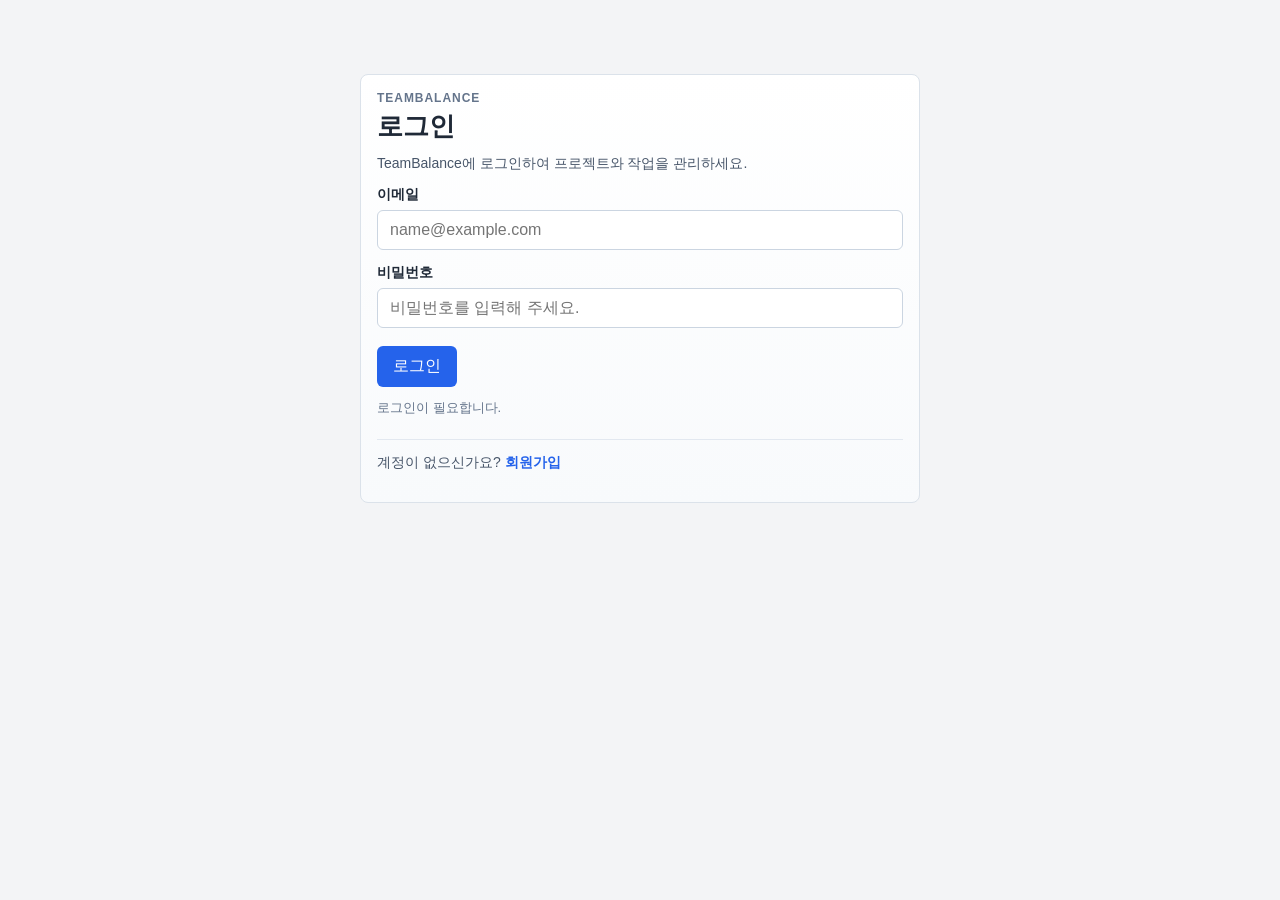
<file: frontend/index.html>
﻿<!DOCTYPE html>
<html lang="ko">
  <head>
    <meta charset="UTF-8" />
    <meta name="viewport" content="width=device-width, initial-scale=1.0" />
    <title>Task Workspace</title>
    <link rel="stylesheet" href="./styles.css" />
    <style>
      .workspace-context-panel{display:grid;gap:14px;margin-top:16px}.workspace-context-fields{display:grid;grid-template-columns:repeat(3,minmax(0,1fr));gap:12px}.workspace-summary-band{padding:12px 14px;border:1px solid #dbe2ea;border-radius:8px;background:#fff}.workspace-summary-band .context-summary{margin-top:4px}.workspace-flow{display:grid;gap:16px}.workspace-zone-label{margin:0 0 4px;font-size:12px;font-weight:700;letter-spacing:0;text-transform:uppercase;color:#64748b}.view-tabs{display:flex;flex-wrap:wrap;gap:6px;padding:4px;border:1px solid #cbd5e1;border-radius:8px;background:#fff}.view-tab{flex:1 1 auto;padding:8px 10px;border:1px solid transparent;background:#f8fafc;color:#475569}.view-tab.is-active{border-color:#2563eb;background:#2563eb;color:#fff}.task-create-main{grid-column:1/-1;display:grid;grid-template-columns:repeat(2,minmax(0,1fr));gap:12px}.task-assignee-picker{display:grid;gap:10px;padding:12px;border:1px solid #dbe2ea;border-radius:8px;background:#f8fafc}.assignee-selected-row,.assignee-result-row{display:flex;justify-content:space-between;align-items:center;gap:10px;padding:10px 12px;border:1px solid #dbe2ea;border-radius:8px;background:#fff;color:#0f172a;text-align:left}.assignee-selected-row small,.assignee-result-row small{display:block;margin-top:4px;color:#64748b;font-size:12px}.assignee-result-row{width:100%;margin-top:8px}.assignee-selected-row button{border:1px solid #cbd5e1;background:#fff;color:#0f172a}.task-create-launch{border-color:#dbe2ea;background:#fff}.task-create-launch .section-head{margin-bottom:0}.task-create-modal[hidden]{display:none}.task-create-modal{position:fixed;inset:0;z-index:60;display:grid;place-items:center;padding:24px}.task-create-backdrop{position:absolute;inset:0;background:rgba(15,23,42,.5)}.task-create-dialog{position:relative;z-index:1;width:min(760px,100%);max-height:calc(100vh - 48px);overflow:auto;padding:20px;border:1px solid #dbe2ea;border-radius:8px;background:#fff;box-shadow:0 24px 60px rgba(15,23,42,.24)}.task-create-dialog-head{display:flex;justify-content:space-between;align-items:start;gap:16px;margin-bottom:16px}.task-create-close{border:1px solid #cbd5e1;background:#fff;color:#0f172a}.task-edit-actions{display:flex;flex-wrap:wrap;gap:8px;align-items:center}.task-delete-button{background:#fff1f2;border:1px solid #fda4af;color:#be123c}.task-list-edit-wrap{margin-top:8px}.task-list-edit-button{display:inline-flex;align-items:center;justify-content:center;padding:6px 10px;border:1px solid #cbd5e1;border-radius:8px;background:#fff;color:#334155;font-size:12px;line-height:1.2}.detail-intro{margin:0 0 16px;color:#475569;line-height:1.6}.state-guide{display:grid;gap:8px;margin-top:12px}.state-guide-item{padding:10px 12px;border:1px solid #dbe2ea;border-radius:8px;background:#fff;font-size:13px;line-height:1.5}.result-readout{display:grid;gap:12px}.review-action-grid{display:grid;grid-template-columns:minmax(0,1fr) minmax(180px,.35fr);gap:12px}.review-actions-note{margin-top:10px}.context-actions{justify-content:space-between;flex-wrap:wrap}@media (max-width:900px){.workspace-context-fields,.task-create-main,.review-action-grid{grid-template-columns:1fr}}@media (max-width:720px){.task-create-dialog-head{display:grid}.task-create-modal{padding:14px}}
    </style>
  </head>
  <body>
    <main class="page">
      <section class="card context-card">
        <div class="section-head context-head">
          <div>
            <p class="eyebrow">Current Context</p>
            <h1>Task Workspace</h1>
            <p class="page-description">작업 등록부터 제출, AI 검증 질문 응답, 최종 평가 확인까지 한 화면에서 이어서 관리합니다.</p>
          </div>
        </div>
        <nav class="page-tabs" aria-label="Primary Navigation">
          <a class="page-tab" href="./projects.html">Project Entry</a>
          <a class="page-tab is-active" href="./index.html">Task Workspace</a>
          <a class="page-tab" href="./dashboard.html">Project Dashboard</a>
        </nav>
        <div class="workspace-context-panel">
        <div class="workspace-context-fields">
          <label>
            <span>현재 프로젝트</span>
            <select id="context-project"></select>
          </label>
          <div class="context-fixed-field">
            <span>현재 사용자</span>
            <p id="context-user-display" class="fixed-value">-</p>
            <p class="field-help">로그인 세션 기준 사용자입니다.</p>
          </div>
          <div class="context-fixed-field">
            <span>작업 보기</span>
            <select id="context-view" hidden aria-hidden="true">
              <option value="my" selected>my</option>
              <option value="overview">overview</option>
              <option value="sensitive-review">sensitive-review</option>
            </select>
            <div id="context-view-tabs" class="view-tabs" role="group" aria-label="작업 보기">
              <button type="button" class="view-tab is-active" data-task-view="my" aria-pressed="true">내 작업</button>
              <button type="button" class="view-tab" data-task-view="overview" aria-pressed="false">프로젝트 전체</button>
              <button type="button" class="view-tab" data-task-view="sensitive-review" aria-pressed="false">검토</button>
            </div>
            <small class="field-help">member는 내 작업/프로젝트 전체, manager와 owner는 검토 화면까지 사용할 수 있습니다.</small>
          </div>
        </div>
        <div class="workspace-summary-band">
          <p class="workspace-zone-label">현재 작업 컨텍스트</p>
          <p id="context-summary" class="muted context-summary"></p>
        </div>
        <p id="project-entry-message" class="muted context-summary"></p>
        </div>
        <div class="actions context-actions">
          <a class="context-link" href="./projects.html">프로젝트 변경/관리</a>
          <button id="workspace-logout-button" type="button">로그아웃</button>
        </div>
      </section>

      <section class="card task-create-launch">
        <div class="section-head">
          <div>
            <p class="eyebrow">A. Task Creation</p>
            <h2>새 작업</h2>
            <p class="field-help section-help">현재 프로젝트에 새 task를 만들 때만 생성 팝업을 엽니다.</p>
          </div>
          <button id="open-task-create-modal" type="button">Task 생성</button>
        </div>
      </section>

      <div id="task-create-modal" class="task-create-modal" hidden>
        <div class="task-create-backdrop" data-task-create-close="true"></div>
        <section class="task-create-dialog" role="dialog" aria-modal="true" aria-labelledby="task-create-modal-title">
          <div class="task-create-dialog-head">
            <div>
              <p class="eyebrow">Task Creation</p>
              <h2 id="task-create-modal-title">Task 생성</h2>
              <p id="task-create-modal-help" class="field-help section-help">현재 프로젝트 기준으로 task title, type, goal과 담당자를 지정합니다.</p>
            </div>
            <button class="task-create-close" type="button" data-task-create-close="true">닫기</button>
          </div>
          <form id="task-create-form" class="form-grid">
          <input id="task-form-mode" type="hidden" value="create" />
          <div class="task-create-main">
          <label>
            <span>task title</span>
            <input id="title" name="title" type="text" required />
            <small class="field-help">작업 제목은 팀원이 빠르게 이해할 수 있게 짧고 분명하게 적어 주세요.</small>
          </label>
          <label>
            <span>task type</span>
            <input id="task-type" name="task_type" type="text" required />
            <small class="field-help">예: backend, frontend, docs, infra 처럼 작업 성격을 구분합니다.</small>
          </label>
          <label class="full-width">
            <span>task goal</span>
            <textarea id="task-goal" name="task_goal" rows="4" required></textarea>
            <small class="field-help">무엇을 끝내려는 작업인지와 기대 결과를 간단히 적어 주세요.</small>
          </label>
          <div class="full-width task-assignee-picker">
            <label>
              <span>담당자 검색</span>
              <input id="task-assignee-search" type="search" autocomplete="off" placeholder="현재 프로젝트 멤버 이름 또는 email 검색" />
              <small id="task-assignee-message" class="field-help">현재 프로젝트 멤버 중에서 담당자를 선택해 주세요.</small>
            </label>
            <div id="task-assignee-selected" class="assignee-selected"></div>
            <div id="task-assignee-results" class="assignee-results" aria-live="polite"></div>
          </div>
          <label class="weight-field">
            <span>task_weight</span>
            <small class="field-help">평가 점수를 직접 정하는 값이 아니라 작업 중요도를 나타냅니다. 기본값은 중(2)입니다.</small>
            <select id="task-weight" name="task_weight" required>
              <option value="1">1 = 하</option>
              <option value="2" selected>2 = 중</option>
              <option value="3">3 = 상</option>
            </select>
            <div class="weight-guide">
              <span>하: 짧은 단건 작업</span>
              <span>중: 일반적인 기본 작업</span>
              <span>상: 영향 범위가 큰 핵심 작업</span>
            </div>
          </label>
          </div>
          <div class="actions full-width">
            <div class="task-edit-actions">
              <button id="task-form-submit-button" type="submit">작업 등록</button>
              <button id="task-form-delete-button" class="task-delete-button" type="button" hidden>삭제</button>
              <button type="button" data-task-create-close="true">취소</button>
            </div>
            <span id="create-message" class="muted"></span>
          </div>
          </form>
        </section>
      </div>

      <section class="workspace-grid">
        <section class="card task-list-card">
          <div class="section-head">
            <div>
              <p class="eyebrow">B. Task List</p>
              <h2>작업 목록</h2>
              <p class="field-help section-help">현재 보기 기준으로 작업을 훑고, 이어서 볼 task를 선택합니다.</p>
            </div>
          </div>
          <p id="empty-task-list" class="empty-state">생성된 task가 아직 없습니다.</p>
          <div id="task-list" class="task-list"></div>
          <button id="task-list-toggle" type="button" class="list-toggle-button" hidden></button>
        </section>

        <section class="card detail-card">
          <p class="eyebrow">C. Task Detail / Work Area</p>
          <h2>작업 상세와 수행</h2>
          <p class="detail-intro">선택한 작업의 상태를 기준으로 제출, 답변, 결과 확인, 재시도 흐름을 이어갑니다.</p>
          <p id="detail-empty" class="empty-state">왼쪽 목록에서 작업을 선택하면 제출, 답변, 결과 확인 화면이 여기에 표시됩니다.</p>

          <div id="detail-body" hidden>
            <section class="detail-section detail-hero">
              <div class="detail-hero-top">
                <div>
                  <p class="eyebrow">Current Stage</p>
                  <div class="detail-status-line">
                    <strong id="task-stage-title">-</strong>
                    <span id="task-status-badge" class="status-badge">-</span>
                  </div>
                  <p class="detail-status-meta"><strong>status</strong>: <span id="task-status">-</span></p>
                </div>
                <p id="task-action-hint" class="detail-action-hint">-</p>
              </div>
              <div id="task-meta" class="meta-list"></div>
            </section>

            <section id="loading-section" class="detail-section" hidden>
              <h3>진행 상태</h3>
              <p id="loading-text"></p>
            </section>

            <section id="submit-section" class="detail-section" hidden>
              <h3>작업 결과 제출</h3>
              <p class="field-help section-help">TODO 상태입니다. 완료한 작업 결과를 제출하면 AI 검증 질문 생성으로 이어집니다.</p>
              <label>
                <span>제출 내용</span>
                <textarea id="content" rows="8"></textarea>
              </label>
              <p class="field-help section-help">완료한 작업 내용과 핵심 결과를 정리해 제출해 주세요.</p>
              <div class="actions">
                <button id="submit-button" type="button">결과 제출</button>
              </div>
            </section>

            <section id="question-section" class="detail-section" hidden>
              <h3>AI 검증 질문</h3>
              <p class="field-help section-help">AWAITING_A 상태입니다. 질문을 확인하고 실제 수행 내용을 답변해 주세요.</p>
              <p id="ai-question" class="question-box">-</p>
              <label>
                <span>답변</span>
                <textarea id="user-answer" rows="6"></textarea>
              </label>
              <p class="field-help section-help">질문 의도에 맞춰 실제 수행 내용과 판단 근거를 짧고 분명하게 답변해 주세요.</p>
              <div class="actions">
                <button id="answer-button" type="button">답변 제출</button>
              </div>
            </section>

            <section id="review-feedback-section" class="detail-section" hidden>
              <h3>검토 의견</h3>
              <p class="field-help section-help">담당자에게 공개되는 최근 검토 결과입니다.</p>
              <div class="meta-list">
                <div><strong>검토 상태</strong>: <span id="review-feedback-status">-</span></div>
                <div id="review-feedback-message-wrap" hidden>
                  <p><strong>검토 의견</strong></p>
                  <p id="review-feedback-message" class="comment-box">-</p>
                </div>
              </div>
            </section>

            <section id="result-section" class="detail-section" hidden>
              <h3>평가 결과</h3>
              <p id="result-policy-note" class="field-help section-help"></p>
              <div class="result-readout">
                <div>
                  <p><strong>AI question</strong></p>
                  <p id="result-ai-question" class="question-box">-</p>
                </div>
                <div>
                  <p><strong>User answer</strong></p>
                  <p id="result-user-answer" class="comment-box">-</p>
                </div>
                <div id="score-meta" class="meta-list">
                  <div id="raw-score-row"><strong id="raw-score-label">raw score</strong>: <span id="raw-score">-</span></div>
                  <div id="weighted-score-row"><strong id="weighted-score-label">weighted score</strong>: <span id="weighted-score">-</span></div>
                </div>
                <div>
                  <p><strong>AI comment</strong></p>
                  <p id="ai-comment" class="comment-box">-</p>
                </div>
              </div>
            </section>

            <section id="manager-review-section" class="detail-section" hidden>
              <h3>Manager / Owner Review</h3>
              <p class="field-help section-help">검토 화면에서 manager/owner가 완료된 task에 대해 승인, 보완 요청, bonus 지급을 처리합니다.</p>
              <div class="review-action-grid">
                <label>
                  <span>action reason</span>
                  <input id="review-message-input" type="text" placeholder="승인/보완 요청/bonus 사유를 입력하세요." />
                </label>
                <label>
                  <span>bonus points</span>
                  <input id="delta-bonus-input" type="number" min="0.1" step="0.1" value="0.5" />
                </label>
              </div>
              <div class="actions">
                <button id="approve-button" type="button">승인</button>
                <button id="request-changes-button" type="button">보완 요청</button>
                <button id="delta-bonus-button" type="button">Delta Bonus 지급</button>
              </div>
              <p class="field-help review-actions-note">member에게는 이 영역이 표시되지 않습니다.</p>
              <p id="review-action-message" class="muted"></p>
            </section>

            <section id="error-section" class="detail-section error-card" hidden>
              <h3>처리 실패</h3>
              <p class="field-help section-help">FAILED 상태입니다. 오류 내용을 확인한 뒤 retry로 다시 시도할 수 있습니다.</p>
              <p id="error-text"></p>
              <div class="actions">
                <button id="retry-button" type="button">다시 시도</button>
              </div>
            </section>
          </div>
        </section>
      </section>
    </main>

    <script src="./api.js"></script>
    <script src="./app.js"></script>
    <script>
      document.addEventListener("DOMContentLoaded", () => {
        const openButton = document.getElementById("open-task-create-modal");
        const modal = document.getElementById("task-create-modal");
        const form = document.getElementById("task-create-form");
        const createMessage = document.getElementById("create-message");
        const contextSummary = document.getElementById("context-summary");
        const contextView = document.getElementById("context-view");
        const modalTitle = document.getElementById("task-create-modal-title");
        const modalHelp = document.getElementById("task-create-modal-help");
        const submitButton = document.getElementById("task-form-submit-button");
        const deleteButton = document.getElementById("task-form-delete-button");
        const formModeInput = document.getElementById("task-form-mode");

        if (!openButton || !modal || !form || !createMessage) {
          return;
        }

        let submitPending = false;

        const roleCanCreateTask = () => {
          const summary = contextSummary?.textContent || "";
          return /role:\s*(owner|manager)/.test(summary);
        };

        const updateCreateButtonVisibility = () => {
          const canCreate = roleCanCreateTask();
          openButton.hidden = !canCreate;
          if (!canCreate && !modal.hidden) {
            closeTaskCreateModal();
          }
        };

        const resetTaskCreateModal = () => {
          form.reset();
          if (formModeInput) {
            formModeInput.value = "create";
          }
          if (modalTitle) {
            modalTitle.textContent = "Task 생성";
          }
          if (modalHelp) {
            modalHelp.textContent = "현재 프로젝트 기준으로 task title, type, goal과 담당자를 지정합니다.";
          }
          if (submitButton) {
            submitButton.textContent = "작업 등록";
          }
          if (deleteButton) {
            deleteButton.hidden = true;
          }
          createMessage.textContent = "";
          document.dispatchEvent(new CustomEvent("task-create-modal-reset"));
        };

        const openTaskCreateModal = () => {
          resetTaskCreateModal();
          modal.hidden = false;
          document.getElementById("title")?.focus();
        };

        function closeTaskCreateModal() {
          modal.hidden = true;
          submitPending = false;
          resetTaskCreateModal();
        }

        openButton.addEventListener("click", openTaskCreateModal);
        modal.addEventListener("click", (event) => {
          if (event.target.closest("[data-task-create-close]")) {
            closeTaskCreateModal();
          }
        });
        document.addEventListener("keydown", (event) => {
          if (event.key === "Escape" && !modal.hidden) {
            closeTaskCreateModal();
          }
        });

        form.addEventListener("submit", (event) => {
          const title = document.getElementById("title")?.value.trim();
          const taskType = document.getElementById("task-type")?.value.trim();
          const taskGoal = document.getElementById("task-goal")?.value.trim();
          const hasAssignee = Boolean(document.querySelector("[data-clear-assignee]"));
          if (!title || !taskType || !taskGoal) {
            event.preventDefault();
            event.stopImmediatePropagation();
            createMessage.textContent = "task title, task type, task goal을 입력해 주세요.";
            return;
          }
          if (!hasAssignee) {
            event.preventDefault();
            event.stopImmediatePropagation();
            createMessage.textContent = "담당자를 선택해 주세요.";
            return;
          }
          submitPending = true;
          window.setTimeout(() => {
            if (submitPending && !modal.hidden && !createMessage.textContent.trim()) {
              createMessage.textContent = formModeInput?.value === "edit"
                ? "Task 저장에 실패했습니다. 입력값과 권한을 확인해 주세요."
                : "Task 생성에 실패했습니다. 입력값과 권한을 확인해 주세요.";
            }
          }, 2500);
        }, { capture: true });

        new MutationObserver(() => {
          if (
            createMessage.textContent.includes("작업이 등록되었습니다")
            || createMessage.textContent.includes("작업이 저장되었습니다")
            || createMessage.textContent.includes("작업이 삭제되었습니다")
          ) {
            closeTaskCreateModal();
          }
        }).observe(createMessage, { childList: true, characterData: true, subtree: true });

        if (contextSummary) {
          new MutationObserver(updateCreateButtonVisibility)
            .observe(contextSummary, { childList: true, characterData: true, subtree: true });
        }
        if (contextView) {
          new MutationObserver(updateCreateButtonVisibility)
            .observe(contextView, { attributes: true, subtree: true, attributeFilter: ["hidden", "disabled"] });
        }
        updateCreateButtonVisibility();
      });
    </script>
  </body>
</html>
</file>
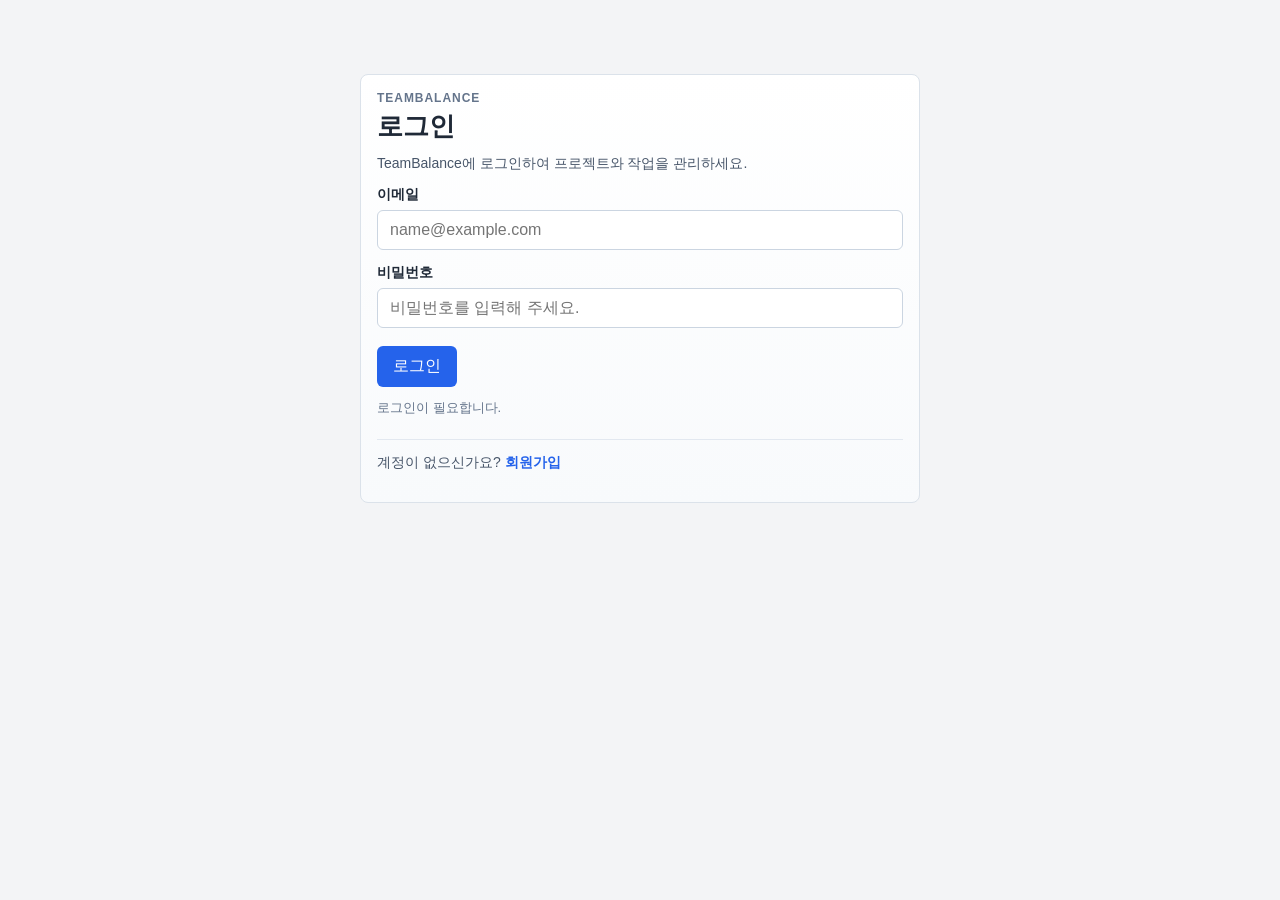
<file: frontend/dashboard.html>
﻿<!DOCTYPE html>
<html lang="ko">
  <head>
    <meta charset="UTF-8" />
    <meta name="viewport" content="width=device-width, initial-scale=1.0" />
    <title>Project Dashboard</title>
    <link rel="stylesheet" href="./styles.css" />
  </head>
  <body>
    <main class="page">
      <section class="card context-card dashboard-hero-card">
        <div class="section-head context-head dashboard-hero-head">
          <div>
            <p class="eyebrow">Project Dashboard</p>
            <h1>프로젝트 기여도 요약</h1>
            <p class="page-description dashboard-compact-description">현재 프로젝트에서 승인 완료된 작업 기준으로 집계된 최종 결과를 확인하는 화면입니다.</p>
          </div>
          <button id="dashboard-logout" type="button">로그아웃</button>
        </div>
        <nav class="page-tabs" aria-label="Primary Navigation">
          <a class="page-tab" href="./projects.html">Project Entry</a>
          <a class="page-tab" href="./index.html">Task Workspace</a>
          <a class="page-tab is-active" href="./dashboard.html">Project Dashboard</a>
        </nav>
        <div class="dashboard-context-strip">
          <label class="dashboard-compact-picker">
            <span>현재 프로젝트</span>
            <select id="dashboard-context-project"></select>
          </label>
          <div class="dashboard-summary-card">
            <span class="dashboard-summary-card-label">프로젝트명</span>
            <strong id="dashboard-project-name">-</strong>
            <small>현재 결과를 집계하는 프로젝트입니다.</small>
          </div>
          <div class="dashboard-summary-card">
            <span class="dashboard-summary-card-label">현재 사용자</span>
            <strong id="dashboard-viewer">-</strong>
            <small>조회 기준 사용자 정보입니다.</small>
          </div>
        </div>
        <p id="dashboard-context-summary" class="muted context-summary"></p>
      </section>

      <section class="card dashboard-status-card">
        <div class="section-head">
          <div>
            <h2>결과 화면</h2>
            <p class="field-help section-help">현재 프로젝트 기준으로 팀원별 최종 누적 점수와 기여도 비율을 확인할 수 있습니다.</p>
          </div>
          <div class="actions compact-actions">
            <button id="load-contribution" type="button">다시 조회</button>
          </div>
        </div>
        <p id="dashboard-message" class="muted"></p>
      </section>

      <section id="dashboard-summary-section" class="dashboard-summary-strip" hidden>
        <div class="dashboard-stat-grid">
          <div class="dashboard-stat-tile">
            <span class="dashboard-stat-label">전체 참여 인원</span>
            <strong id="summary-member-count" class="dashboard-stat-value">0명</strong>
            <small class="dashboard-stat-meta">집계에 포함된 팀원 수</small>
          </div>
          <div class="dashboard-stat-tile">
            <span class="dashboard-stat-label">완료한 task 수</span>
            <strong id="summary-task-count" class="dashboard-stat-value">0건</strong>
            <small class="dashboard-stat-meta">승인 기준 완료 작업 수</small>
          </div>
          <div class="dashboard-stat-tile">
            <span class="dashboard-stat-label">총 누적 점수</span>
            <strong id="summary-total-score" class="dashboard-stat-value">0점</strong>
            <small class="dashboard-stat-meta">프로젝트 전체 최종 점수 합계</small>
          </div>
          <div class="dashboard-stat-tile">
            <span class="dashboard-stat-label">최고 기여자</span>
            <strong id="summary-top-member" class="dashboard-stat-value">-</strong>
            <small class="dashboard-stat-meta">현재 1위 기여자</small>
          </div>
        </div>
      </section>

      <section class="dashboard-results-stack">
        <article class="card">
          <div class="section-head dashboard-table-head">
            <div>
              <h2>기여도 표</h2>
              <p class="field-help section-help">이름, 완료한 task 수, 최종 누적 점수를 기준으로 정리한 결과입니다.</p>
            </div>
          </div>
          <table>
            <thead>
              <tr>
                <th>이름</th>
                <th>완료한 task 수</th>
                <th>최종 누적 점수</th>
              </tr>
            </thead>
            <tbody id="contribution-body">
              <tr>
                <td colspan="3" class="empty-cell">프로젝트를 선택하면 기여도 결과를 여기에 표시합니다.</td>
              </tr>
            </tbody>
          </table>
        </article>

        <article class="card">
          <div class="section-head dashboard-table-head">
            <div>
              <h2>기여도 비율</h2>
              <p class="field-help section-help">승인된 최종 점수 기준 비율입니다.</p>
            </div>
          </div>
          <div id="contribution-chart-panel" class="dashboard-chart-layout">
            <div>
              <div id="contribution-rank-list" class="dashboard-rank-list"></div>
              <button id="contribution-rank-toggle" type="button" class="dashboard-rank-toggle" hidden></button>
            </div>
            <div class="dashboard-chart-panel">
              <div id="contribution-chart" class="dashboard-donut-shell" aria-label="기여도 비율 차트"></div>
            </div>
          </div>
        </article>
      </section>
    </main>

    <script src="./api.js"></script>
    <script>
      const projectSelect = document.getElementById("dashboard-context-project");
      const projectNameDisplay = document.getElementById("dashboard-project-name");
      const viewerDisplay = document.getElementById("dashboard-viewer");
      const contextSummary = document.getElementById("dashboard-context-summary");
      const loadButton = document.getElementById("load-contribution");
      const logoutButton = document.getElementById("dashboard-logout");
      const message = document.getElementById("dashboard-message");
      const tableBody = document.getElementById("contribution-body");
      const chart = document.getElementById("contribution-chart");
      const rankList = document.getElementById("contribution-rank-list");
      const rankToggle = document.getElementById("contribution-rank-toggle");
      const summarySection = document.getElementById("dashboard-summary-section");
      const summaryMemberCount = document.getElementById("summary-member-count");
      const summaryTaskCount = document.getElementById("summary-task-count");
      const summaryTotalScore = document.getElementById("summary-total-score");
      const summaryTopMember = document.getElementById("summary-top-member");
      const DEFAULT_VISIBLE_CONTRIBUTORS = 5;

      const CHART_COLORS = [
        "#2563eb",
        "#0f766e",
        "#ea580c",
        "#7c3aed",
        "#dc2626",
        "#0891b2",
        "#65a30d",
        "#d97706",
      ];

      const state = {
        currentUser: null,
        projectMembers: [],
        context: {
          projectId: loadStoredProjectId(),
          userId: "",
        },
        contributions: [],
        contributionListExpanded: false,
      };

      initializeContext();

      projectSelect.addEventListener("change", handleContextChange);
      loadButton.addEventListener("click", loadContribution);
      logoutButton.addEventListener("click", handleLogout);
      rankToggle.addEventListener("click", toggleContributionList);

      async function initializeContext() {
        const session = window.AuthApi.load();
        if (!session?.access_token) {
          window.AuthApi.redirectToLogin("dashboard.html", "auth_required");
          return;
        }

        try {
          state.currentUser = await window.AuthApi.fetchCurrentUser();
          state.context.userId = state.currentUser.id;
          await loadProjectOptions();
        } catch (error) {
          window.AuthApi.clear();
          window.AuthApi.redirectToLogin("dashboard.html", "expired");
          return;
        }

        applySavedProjectContext();
        renderContextOptions();
        syncContextUI();
        loadContribution();
      }

      function loadStoredProjectId() {
        try {
          const raw = window.localStorage.getItem(window.AppContext.storageKey);
          if (!raw) {
            return "";
          }
          const parsed = JSON.parse(raw);
          return parsed?.projectId ? String(parsed.projectId) : "";
        } catch (error) {
          return "";
        }
      }

      async function loadProjectOptions() {
        const teamsResponse = await window.TaskApi.fetchTeams();
        const teams = teamsResponse.teams || [];
        const projectResponses = await Promise.all(
          teams.map((team) => window.TaskApi.fetchTeamProjects(team.team_id)),
        );
        const projects = projectResponses.flatMap((response) => response.projects || []);
        window.AppContext.updateOptions({ teams, projects });
      }

      function getProjects() {
        return window.AppContext.options.projects || [];
      }

      function getCurrentProject() {
        return getProjects().find((project) => project.id === state.context.projectId) || null;
      }

      function applySavedProjectContext() {
        const validIds = new Set(getProjects().map((project) => project.id));
        if (!state.context.projectId || !validIds.has(state.context.projectId)) {
          state.context.projectId = "";
          return;
        }
        window.AppContext.bootstrap({
          projectId: state.context.projectId,
          userId: state.currentUser?.id || state.context.userId,
        });
      }

      function renderContextOptions() {
        const projects = getProjects();
        if (!projects.length) {
          projectSelect.innerHTML = '<option value="">접근 가능한 프로젝트 없음</option>';
          projectSelect.disabled = true;
          return;
        }

        projectSelect.disabled = false;
        projectSelect.innerHTML = [
          '<option value="">프로젝트 선택</option>',
          ...projects.map(
            (project) => `<option value="${escapeHtml(project.id)}">${escapeHtml(project.name)}</option>`,
          ),
        ].join("");
      }

      function handleContextChange() {
        state.context.projectId = projectSelect.value || "";
        state.contributionListExpanded = false;
        if (state.context.projectId) {
          window.AppContext.bootstrap({
            projectId: state.context.projectId,
            userId: state.currentUser?.id || state.context.userId,
          });
        }
        syncContextUI();
        loadContribution();
      }

      function syncContextUI() {
        const project = getCurrentProject();
        projectSelect.value = state.context.projectId || "";
        viewerDisplay.textContent = formatUserDisplay(state.currentUser);
        projectNameDisplay.textContent = project?.name || "프로젝트 미선택";

        if (!getProjects().length) {
          contextSummary.textContent = "현재 로그인 사용자 기준으로 접근 가능한 프로젝트가 없습니다. Project Entry에서 팀과 프로젝트를 먼저 확인해 주세요.";
          loadButton.disabled = true;
          return;
        }

        if (!state.context.projectId) {
          contextSummary.textContent = "현재 프로젝트가 선택되지 않았습니다. Project Entry에서 선택한 프로젝트를 이어받거나 여기서 직접 선택해 주세요.";
          loadButton.disabled = true;
          return;
        }

        loadButton.disabled = false;
        contextSummary.textContent = `${project?.name || state.context.projectId} 기준의 기여도 요약 화면입니다. 승인 완료된 작업을 바탕으로 팀원별 최종 결과를 집계합니다.`;
      }

      async function loadContribution() {
        state.contributionListExpanded = false;
        resetSummary();
        const projects = getProjects();
        const project = getCurrentProject();

        if (!projects.length) {
          renderTableEmpty("접근 가능한 프로젝트가 없어 기여도 결과를 표시할 수 없습니다.");
          renderChartEmpty("프로젝트 접근 권한이 없어 차트를 표시할 수 없습니다.");
          message.textContent = "접근 가능한 프로젝트가 없습니다.";
          return;
        }

        if (!state.context.projectId || !project) {
          renderTableEmpty("프로젝트를 먼저 선택해 주세요.");
          renderChartEmpty("프로젝트를 선택하면 기여도 비율을 표시합니다.");
          message.textContent = "현재 프로젝트가 선택되지 않았습니다.";
          return;
        }

        message.textContent = `${project.name}의 기여도 결과를 불러오고 있습니다.`;
        renderTableEmpty("승인 완료된 작업 기준으로 기여도 결과를 정리하고 있습니다.");
        renderChartEmpty("차트를 준비하고 있습니다.");

        try {
          state.projectMembers = await loadProjectMembers(state.context.projectId);
          const response = await window.TaskApi.fetchContribution(state.context.projectId);
          const contributions = sortContributions(response.contributions || []);
          state.contributions = contributions;

          if (!contributions.length) {
            renderTableEmpty("아직 기여도 데이터가 없습니다.");
            renderChartEmpty("승인 완료된 task가 없어 기여도 비율을 표시할 수 없습니다.");
            message.textContent = `${project.name}에는 아직 표시할 기여도 집계가 없습니다.`;
            return;
          }

          renderSummary(contributions);
          renderContributionTable(contributions);
          renderContributionChart(contributions);
          message.textContent = `${project.name} 기준으로 ${contributions.length}명의 기여도 결과를 확인했습니다.`;
        } catch (error) {
          renderTableEmpty("기여도 데이터를 불러오지 못했습니다. 잠시 후 다시 시도해 주세요.");
          renderChartEmpty("기여도 차트를 불러오지 못했습니다.");
          message.textContent = `기여도 조회에 실패했습니다. ${error.message}`;
        }
      }

      function sortContributions(contributions) {
        return [...contributions].sort((a, b) => {
          const scoreDiff = Number(b.total_weighted_score || 0) - Number(a.total_weighted_score || 0);
          if (scoreDiff !== 0) {
            return scoreDiff;
          }
          return String(a.name || "").localeCompare(String(b.name || ""), "ko");
        });
      }

      function renderContributionTable(contributions) {
        tableBody.innerHTML = contributions
          .map(
            (item) => `
              <tr>
                <td>${escapeHtml(getContributionDisplayName(item))}</td>
                <td>${formatCount(item.completed_tasks, "건")}</td>
                <td>${formatScore(item.total_weighted_score)}점</td>
              </tr>
            `,
          )
          .join("");
      }

      function renderSummary(contributions) {
        const totalMembers = contributions.length;
        const totalTasks = contributions.reduce((sum, item) => sum + Number(item.completed_tasks || 0), 0);
        const totalScore = contributions.reduce((sum, item) => sum + Number(item.total_weighted_score || 0), 0);
        const topMember = contributions[0];

        summarySection.hidden = false;
        summaryMemberCount.textContent = `${totalMembers}명`;
        summaryTaskCount.textContent = `${totalTasks}건`;
        summaryTotalScore.textContent = `${formatScore(totalScore)}점`;
        summaryTopMember.textContent = topMember
          ? `${getContributionDisplayName(topMember)} · ${formatScore(topMember.total_weighted_score)}점`
          : "-";
      }

      function resetSummary() {
        state.contributions = [];
        summarySection.hidden = true;
        summaryMemberCount.textContent = "0명";
        summaryTaskCount.textContent = "0건";
        summaryTotalScore.textContent = "0점";
        summaryTopMember.textContent = "-";
      }

      function renderContributionChart(contributions) {
        const totalScore = contributions.reduce((sum, item) => sum + Number(item.total_weighted_score || 0), 0);
        if (totalScore <= 0) {
          renderChartEmpty("누적 점수가 0점이어서 기여도 비율을 표시할 수 없습니다.");
          return;
        }

        let accumulated = 0;
        const segments = contributions.map((item, index) => {
          const score = Number(item.total_weighted_score || 0);
          const portion = (score / totalScore) * 100;
          const color = CHART_COLORS[index % CHART_COLORS.length];
          const start = accumulated;
          const end = accumulated + portion;
          accumulated = end;
          return {
            color,
            label: getContributionDisplayName(item),
            score,
            portion,
            start,
            end,
          };
        });

        chart.className = "dashboard-donut-shell";
        chart.innerHTML = buildDonutSvg(segments, totalScore);
        renderContributionRankList(segments);
      }

      function renderContributionRankList(segments) {
        const isExpandable = segments.length > DEFAULT_VISIBLE_CONTRIBUTORS;
        const visibleSegments = state.contributionListExpanded
          ? segments
          : segments.slice(0, DEFAULT_VISIBLE_CONTRIBUTORS);

        rankList.innerHTML = visibleSegments
          .map(
            (segment) => `
              <div class="dashboard-rank-item">
                <span class="dashboard-rank-color" style="background:${segment.color}"></span>
                <div class="dashboard-rank-copy">
                  <strong>${escapeHtml(segment.label)}</strong>
                  <span>${formatScore(segment.score)}점 · ${formatPercent(segment.portion)}</span>
                </div>
              </div>
            `,
          )
          .join("");

        if (!isExpandable) {
          rankToggle.hidden = true;
          rankToggle.textContent = "";
          return;
        }

        rankToggle.hidden = false;
        rankToggle.textContent = state.contributionListExpanded
          ? "접기"
          : `나머지 ${segments.length - DEFAULT_VISIBLE_CONTRIBUTORS}명 더보기`;
      }

      function renderChartEmpty(text) {
        chart.className = "dashboard-donut-shell dashboard-donut-empty";
        chart.innerHTML = `<div class="dashboard-donut-empty-state">${escapeHtml(text)}</div>`;
        rankList.innerHTML = `<p class="empty-state">${escapeHtml(text)}</p>`;
        rankToggle.hidden = true;
        rankToggle.textContent = "";
      }

      function renderTableEmpty(text) {
        tableBody.innerHTML = `<tr><td colspan="3" class="empty-cell">${escapeHtml(text)}</td></tr>`;
      }

      async function loadProjectMembers(projectId) {
        if (!projectId) {
          return [];
        }
        try {
          const response = await window.TaskApi.fetchProjectMembers(projectId);
          return response.members || [];
        } catch (error) {
          return [];
        }
      }

      async function handleLogout() {
        await window.AuthApi.logout();
        window.location.href = window.AuthApi.buildLoginUrl("dashboard.html", "logged_out");
      }

      function getContributionDisplayName(item) {
        const rawName = String(item?.name || "").trim();
        const matchedMember = state.projectMembers.find((member) => {
          const candidates = [
            member.display_name,
            member.email,
            member.user_id,
          ].map((value) => String(value || "").trim()).filter(Boolean);
          return candidates.includes(rawName);
        });
        return getPreferredUserLabel(matchedMember, rawName);
      }

      function getPreferredUserLabel(member, fallback = "") {
        if (member) {
          const displayName = String(member.display_name || "").trim();
          const email = String(member.email || "").trim();
          const userId = String(member.user_id || "").trim();
          return displayName || email || userId || fallback || "-";
        }
        return String(fallback || "").trim() || "-";
      }

      function toggleContributionList() {
        state.contributionListExpanded = !state.contributionListExpanded;
        renderContributionChart(state.contributions);
      }

      function formatUserDisplay(user) {
        return window.AuthApi.getPreferredUserDisplay({
          display_name: user?.display_name,
          email: user?.email,
          user_id: user?.id,
        });
      }

      function formatScore(value) {
        const score = Number(value);
        if (!Number.isFinite(score)) {
          return "0";
        }
        return Number.isInteger(score) ? String(score) : String(Number(score.toFixed(2)));
      }

      function formatPercent(value) {
        const percent = Number(value);
        if (!Number.isFinite(percent)) {
          return "0%";
        }
        return `${Number(percent.toFixed(1))}%`;
      }

      function formatCount(value, suffix) {
        const count = Number(value);
        if (!Number.isFinite(count)) {
          return `0${suffix}`;
        }
        return `${count}${suffix}`;
      }

      function buildDonutSvg(segments, totalScore) {
        const radius = 84;
        const circumference = 2 * Math.PI * radius;
        const center = 110;
        let progress = 0;

        const circles = segments.map((segment) => {
          const length = circumference * (segment.portion / 100);
          const dashArray = `${length} ${circumference - length}`;
          const dashOffset = -progress;
          progress += length;
          return `
            <circle
              class="dashboard-donut-segment"
              cx="${center}"
              cy="${center}"
              r="${radius}"
              fill="none"
              stroke="${segment.color}"
              stroke-width="26"
              stroke-linecap="butt"
              stroke-dasharray="${dashArray}"
              stroke-dashoffset="${dashOffset}"
            ></circle>
          `;
        }).join("");

        return `
          <svg class="dashboard-donut-svg" viewBox="0 0 220 220" role="img" aria-label="기여도 도넛 차트">
            <g transform="rotate(-90 110 110)">
              <circle cx="110" cy="110" r="${radius}" fill="none" stroke="#e2e8f0" stroke-width="26"></circle>
              ${circles}
            </g>
            <foreignObject x="48" y="72" width="124" height="76">
              <div xmlns="http://www.w3.org/1999/xhtml" class="dashboard-donut-center">
                <strong>${escapeHtml(formatScore(totalScore))}점</strong>
                <span>총 누적 점수</span>
              </div>
            </foreignObject>
          </svg>
        `;
      }

      function escapeHtml(value) {
        return String(value)
          .replaceAll("&", "&amp;")
          .replaceAll("<", "&lt;")
          .replaceAll(">", "&gt;")
          .replaceAll('"', "&quot;")
          .replaceAll("'", "&#39;");
      }
    </script>
  </body>
</html>
</file>
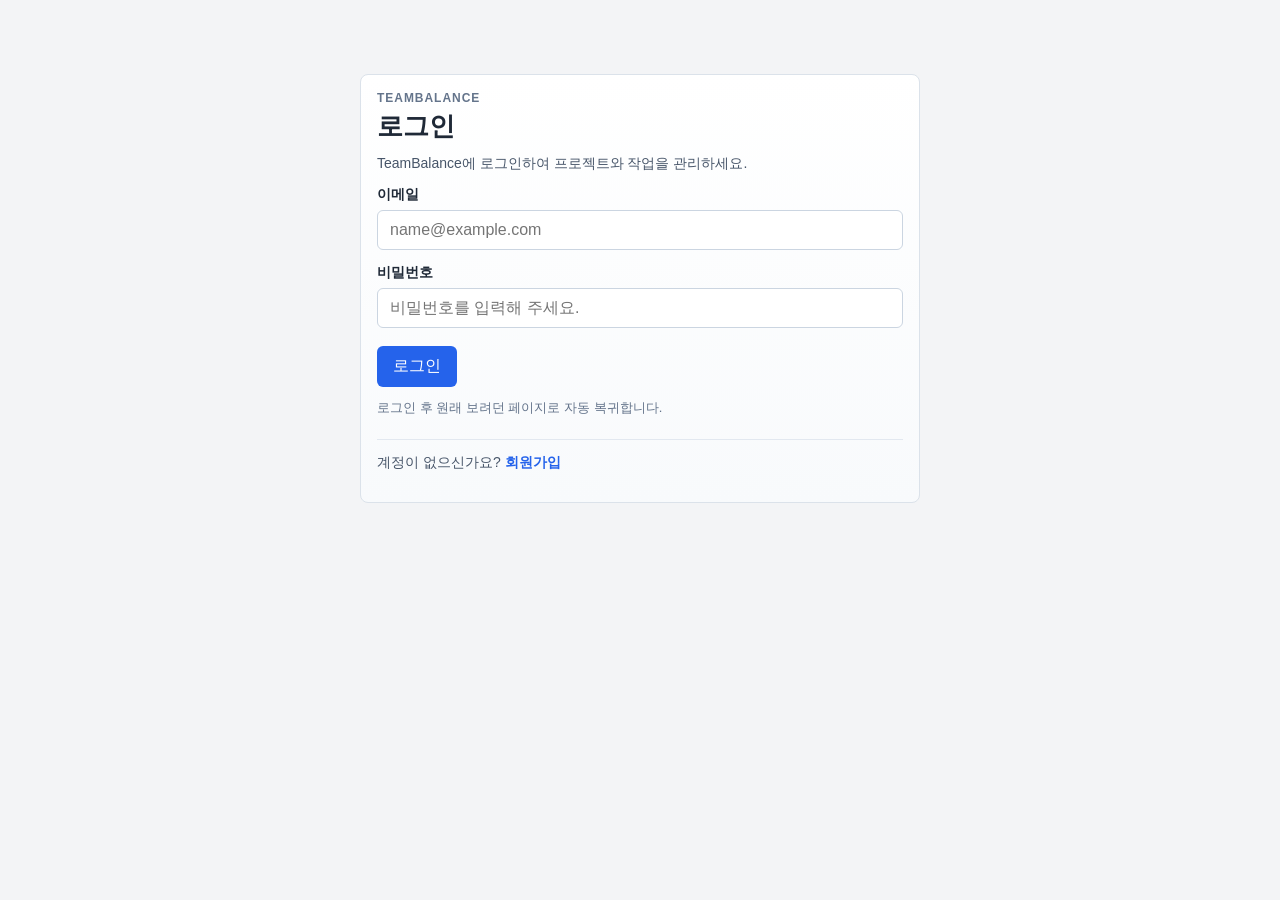
<file: frontend/login.html>
﻿<!DOCTYPE html>
<html lang="ko">
  <head>
    <meta charset="UTF-8" />
    <meta name="viewport" content="width=device-width, initial-scale=1.0" />
    <title>로그인</title>
    <link rel="stylesheet" href="./styles.css" />
  </head>
  <body>
    <main class="page narrow-page">
      <section class="card context-card auth-card">
        <div class="section-head context-head">
          <div>
            <p class="eyebrow">TeamBalance</p>
            <h1>로그인</h1>
            <p class="page-description">TeamBalance에 로그인하여 프로젝트와 작업을 관리하세요.</p>
          </div>
        </div>
        <form id="login-form" class="auth-form">
          <label>
            <span>이메일</span>
            <input id="login-email" type="email" placeholder="name@example.com" autocomplete="email" required />
          </label>
          <label>
            <span>비밀번호</span>
            <input id="login-password" type="password" placeholder="비밀번호를 입력해 주세요." autocomplete="current-password" required />
          </label>
          <div class="actions auth-actions">
            <button id="login-submit" type="submit">로그인</button>
          </div>
        </form>
        <p id="auth-message" class="auth-message muted context-summary"></p>
        <p class="auth-footer">
          계정이 없으신가요?
          <a id="signup-link" class="context-link" href="./signup.html">회원가입</a>
        </p>
      </section>
    </main>

    <script src="./api.js"></script>
    <script>
      const form = document.getElementById("login-form");
      const emailInput = document.getElementById("login-email");
      const passwordInput = document.getElementById("login-password");
      const submitButton = document.getElementById("login-submit");
      const signupLink = document.getElementById("signup-link");
      const message = document.getElementById("auth-message");
      const nextPath = window.AuthApi.getSafeNextPath("projects.html");
      const reasonMessage = window.AuthApi.getAuthReasonMessage();
      const signupEmail = new URLSearchParams(window.location.search).get("email") || "";

      if (signupEmail) {
        emailInput.value = signupEmail;
      }

      signupLink.href = `./signup.html${nextPath ? `?next=${encodeURIComponent(nextPath)}` : ""}`;
      setMessage(reasonMessage || "로그인 후 원래 보려던 페이지로 자동 복귀합니다.", "");

      bootstrapExistingSession();
      form.addEventListener("submit", handleLogin);

      async function bootstrapExistingSession() {
        const session = window.AuthApi.load();
        if (!session?.access_token) {
          return;
        }

        try {
          await window.AuthApi.fetchCurrentUser();
          window.location.href = `./${nextPath}`;
        } catch (error) {
          window.AuthApi.clear();
          setMessage(reasonMessage || "세션이 만료되었습니다. 다시 로그인해 주세요.", "error");
        }
      }

      async function handleLogin(event) {
        event.preventDefault();
        submitButton.disabled = true;
        setMessage("로그인 중입니다.", "");

        try {
          await window.AuthApi.login({
            email: emailInput.value.trim(),
            password: passwordInput.value,
          });
          setMessage("로그인되었습니다. 이동 중입니다.", "success");
          window.location.href = `./${nextPath}`;
        } catch (error) {
          setMessage("이메일 또는 비밀번호가 올바르지 않습니다.", "error");
        } finally {
          submitButton.disabled = false;
        }
      }

      function setMessage(text, tone) {
        message.textContent = text;
        message.className = `auth-message context-summary${tone ? ` is-${tone}` : " muted"}`;
      }
    </script>
  </body>
</html>
</file>
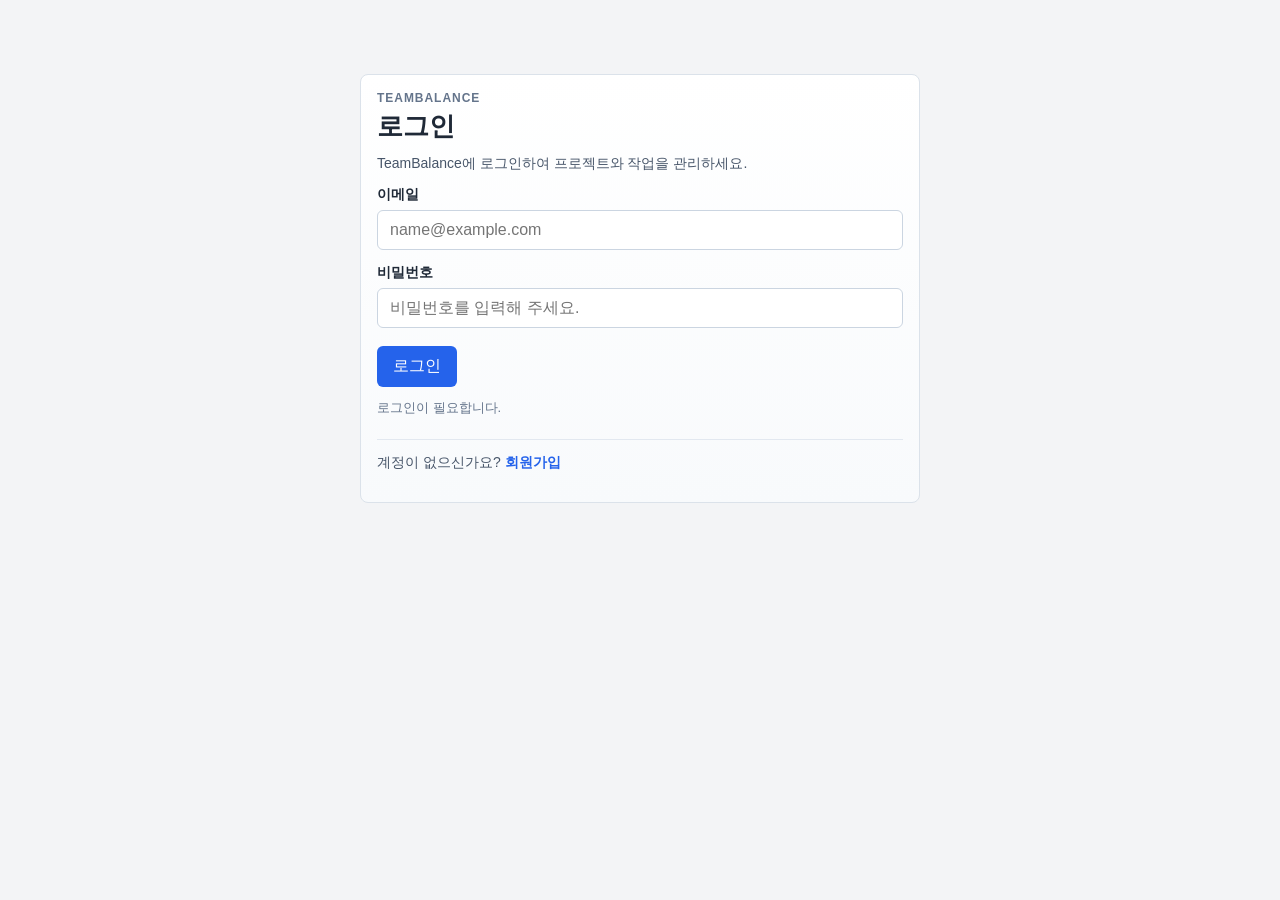
<file: frontend/projects.html>
﻿<!DOCTYPE html>
<html lang="ko">
  <head>
    <meta charset="UTF-8" />
    <meta name="viewport" content="width=device-width, initial-scale=1.0" />
    <title>Project Entry</title>
    <link rel="stylesheet" href="./styles.css" />
    <style>
      .hero-grid{display:grid;grid-template-columns:repeat(3,minmax(0,1fr));gap:12px;margin-top:14px}.hero-box,.empty-box,.modal-block{padding:14px;border:1px solid #dbe2ea;border-radius:10px;background:#fff}.hero-box .eyebrow{display:block;margin-bottom:8px}.hero-box strong{display:block;line-height:1.5}.hero-box .selection-lines{display:grid;gap:4px;font-weight:700;line-height:1.5}.selection-lines div{display:block}.entry-list{display:grid;gap:10px}.entry-item{display:grid;grid-template-columns:minmax(0,1fr) auto;gap:10px;padding:14px;border:1px solid #dbe2ea;border-radius:10px;background:#f8fafc}.entry-item.selected{border-color:#2563eb;background:#eff6ff;box-shadow:inset 0 0 0 1px #2563eb}.entry-main{padding:0;border:0;background:transparent;color:inherit;text-align:left}.entry-actions{display:flex;flex-direction:column;gap:8px}.icon-btn,.ghost-btn{min-width:40px}.icon-btn{border-radius:999px;background:#0f172a}.ghost-btn{border:1px solid #cbd5e1;background:#fff;color:#0f172a}.meta{display:grid;gap:6px}.helper{margin:6px 0 0;font-size:12px;line-height:1.5;color:#64748b}.note{font-size:13px;color:#475569}.modal-root[hidden]{display:none}.modal-root{position:fixed;inset:0;z-index:50;display:grid;place-items:center;padding:24px}.modal-backdrop{position:absolute;inset:0;background:rgba(15,23,42,.5)}.modal-card{position:relative;z-index:1;width:min(840px,100%);max-height:calc(100vh - 48px);overflow:auto;padding:20px;border-radius:14px;background:#fff;box-shadow:0 24px 60px rgba(15,23,42,.24)}.modal-head{display:flex;justify-content:space-between;align-items:start;gap:16px;margin-bottom:16px}.modal-stack,.member-list{display:grid;gap:12px}.member-row{display:grid;grid-template-columns:minmax(0,1.3fr) minmax(130px,.7fr) auto;gap:10px;align-items:end}.member-view{padding:12px;border:1px solid #dbe2ea;border-radius:8px;background:#fff}.search-result-list{display:grid;gap:8px;margin-top:10px}.search-result-item,.selected-user-item{display:grid;gap:8px;padding:12px;border:1px solid #dbe2ea;border-radius:8px;background:#fff}.search-result-item{grid-template-columns:minmax(0,1fr) auto}.selected-user-item{grid-template-columns:minmax(0,1fr) minmax(130px,.7fr) auto}.search-result-item strong,.selected-user-item strong{font-size:14px}.search-result-item span,.selected-user-item span{font-size:12px;color:#64748b}.message-box{padding:12px 14px;border:1px solid #fbbf24;border-radius:10px;background:#fffbeb;color:#92400e;font-size:13px;line-height:1.6}.message-box.ok{border-color:#86efac;background:#f0fdf4;color:#166534}@media (max-width:980px){.hero-grid{grid-template-columns:1fr}}@media (max-width:720px){.entry-item,.member-row,.search-result-item,.selected-user-item{grid-template-columns:1fr}.entry-actions{flex-direction:row;flex-wrap:wrap}.modal-root{padding:14px}}
    </style>
  </head>
  <body>
    <main class="page">
      <section class="card context-card">
        <div class="section-head context-head">
          <div>
            <p class="eyebrow">Project Entry</p>
            <h1>프로젝트 첫 화면</h1>
            <p class="page-description">로그인 사용자 기준 팀/프로젝트를 확인하고, 프로젝트를 선택해 workspace로 이동하는 시작 화면입니다.</p>
          </div>
          <button id="logout-button" type="button">로그아웃</button>
        </div>
        <nav class="page-tabs" aria-label="Primary Navigation">
          <a class="page-tab is-active" href="./projects.html">Project Entry</a>
          <a class="page-tab" href="./index.html">Task Workspace</a>
          <a class="page-tab" href="./dashboard.html">Project Dashboard</a>
        </nav>
        <div class="hero-grid">
          <div class="hero-box"><span class="eyebrow">Current User</span><strong id="current-user">세션 확인 중</strong></div>
          <div class="hero-box"><span class="eyebrow">Session</span><strong id="session-status">로그인 세션 확인 중</strong></div>
          <div class="hero-box"><span class="eyebrow">Current Selection</span><div id="current-selection" class="selection-lines"><div>Team: -</div><div>Project: -</div></div></div>
        </div>
        <p id="entry-message" class="muted context-summary"></p>
      </section>
      <section class="workspace-grid">
        <section class="card task-list-card">
          <div class="section-head"><div><h2>내 팀</h2><p class="field-help section-help">`+`로 팀 생성, 각 카드의 `edit`로 팀 편집 팝업에 진입합니다.</p></div><button id="team-plus-button" type="button" class="icon-btn" aria-label="팀 생성">+</button></div>
          <div id="team-list" class="entry-list"></div>
          <button id="team-list-toggle" type="button" class="list-toggle-button" hidden></button>
          <div id="team-empty" class="empty-box" hidden><strong>아직 속한 팀이 없습니다.</strong><p class="empty-state">첫 팀을 만들면 생성자 본인은 자동 owner로 포함됩니다.</p></div>
        </section>
        <section class="card detail-card">
          <div class="section-head"><div><h2>내 프로젝트</h2><p class="field-help section-help">`+`로 프로젝트 생성, 각 카드의 `edit`로 프로젝트 편집 팝업에 진입합니다.</p></div><button id="project-plus-button" type="button" class="icon-btn" aria-label="프로젝트 생성">+</button></div>
          <div id="project-list" class="entry-list"></div>
          <button id="project-list-toggle" type="button" class="list-toggle-button" hidden></button>
          <div id="project-empty" class="empty-box" hidden><strong>표시할 프로젝트가 없습니다.</strong><p id="project-empty-text" class="empty-state">팀을 먼저 선택하거나 새 프로젝트를 만들어 주세요.</p></div>
        </section>
      </section>
    </main>

    <div id="modal-root" class="modal-root" hidden>
      <div class="modal-backdrop" data-close-modal="true"></div>
      <section class="modal-card" role="dialog" aria-modal="true" aria-labelledby="modal-title">
        <div class="modal-head"><div><p id="modal-eyebrow" class="eyebrow">Modal</p><h2 id="modal-title">관리 팝업</h2><p id="modal-copy" class="helper"></p></div><button id="modal-close-button" type="button" class="ghost-btn">닫기</button></div>
        <div id="modal-body" class="modal-stack"></div>
      </section>
    </div>

    <script src="./api.js"></script>
    <script>
      const ROLES = ["owner", "manager", "member"];
      const state = { currentUser: null, teams: [], projectsByTeam: new Map(), membersByProject: new Map(), teamRefsByTeam: new Map(), selectedTeamId: "", selectedProjectId: "", selectedTeamRole: "", selectedProjectRole: "", teamListExpanded: false, projectListExpanded: false, modal: { type: "", teamName: "", initialTeamName: "", projectName: "", projectGoal: "", projectTeamId: "", editTeamId: "", editProjectId: "", rows: [], initialRows: [], removedUserIds: [], message: "", tone: "warning", confirmDelete: false, searchQuery: "", searchResults: [], isSearching: false, isSubmitting: false, isLoadingMembers: false } };
      const el = { currentUser: document.getElementById("current-user"), sessionStatus: document.getElementById("session-status"), currentSelection: document.getElementById("current-selection"), entryMessage: document.getElementById("entry-message"), teamList: document.getElementById("team-list"), teamListToggle: document.getElementById("team-list-toggle"), teamEmpty: document.getElementById("team-empty"), projectList: document.getElementById("project-list"), projectListToggle: document.getElementById("project-list-toggle"), projectEmpty: document.getElementById("project-empty"), projectEmptyText: document.getElementById("project-empty-text"), logout: document.getElementById("logout-button"), teamPlus: document.getElementById("team-plus-button"), projectPlus: document.getElementById("project-plus-button"), modalRoot: document.getElementById("modal-root"), modalEyebrow: document.getElementById("modal-eyebrow"), modalTitle: document.getElementById("modal-title"), modalCopy: document.getElementById("modal-copy"), modalBody: document.getElementById("modal-body"), modalClose: document.getElementById("modal-close-button") };
      el.logout.addEventListener("click", onLogout); el.teamPlus.addEventListener("click", openTeamCreate); el.projectPlus.addEventListener("click", openProjectCreate); el.teamList.addEventListener("click", onTeamListClick); el.projectList.addEventListener("click", onProjectListClick); el.teamListToggle.addEventListener("click", toggleTeamList); el.projectListToggle.addEventListener("click", toggleProjectList); el.modalRoot.addEventListener("click", onModalClick); el.modalRoot.addEventListener("input", onModalInput); el.modalRoot.addEventListener("change", onModalInput); el.modalClose.addEventListener("click", closeModal);
      bootstrap();
      async function bootstrap() { if (!window.AuthApi.load()?.access_token) { redirectToLogin(); return; } try { state.currentUser = await window.AuthApi.fetchCurrentUser(); el.currentUser.textContent = window.AuthApi.getPreferredUserDisplay(state.currentUser); el.sessionStatus.textContent = "로그인 세션이 유지되고 있습니다."; await loadEntry(); } catch (error) { window.AuthApi.clear(); window.AuthApi.redirectToLogin("projects.html", "expired"); } }
      async function loadEntry() { el.entryMessage.textContent = "팀과 프로젝트를 불러오고 있습니다."; state.teamListExpanded = false; state.projectListExpanded = false; state.teams = (await window.TaskApi.fetchTeams()).teams || []; state.projectsByTeam = new Map(); state.membersByProject = new Map(); state.teamRefsByTeam = new Map(); const responses = await Promise.all(state.teams.map((team) => window.TaskApi.fetchTeamProjects(team.team_id))); responses.forEach((response) => state.projectsByTeam.set(response.team_id, response.projects || [])); const allProjects = responses.flatMap((response) => response.projects || []); window.AppContext.updateOptions({ teams: state.teams, projects: allProjects }); const saved = window.AppContext.load(); const savedProject = allProjects.find((project) => (project.project_id || project.id) === saved.projectId); state.selectedTeamId = savedProject?.team_id || state.teams[0]?.team_id || ""; state.selectedProjectId = savedProject?.project_id || (state.projectsByTeam.get(state.selectedTeamId) || [])[0]?.project_id || ""; state.teamListExpanded = shouldAutoExpandList(state.teams, state.selectedTeamId, "team_id"); state.projectListExpanded = shouldAutoExpandList(getProjectsForSelectedTeam(), state.selectedProjectId, "project_id"); syncRoles(); syncAppContext(); render(); }
      function syncRoles() { const team = state.teams.find((item) => item.team_id === state.selectedTeamId); state.selectedTeamRole = team?.current_user_role || ""; const project = getProjectsForSelectedTeam().find((item) => item.project_id === state.selectedProjectId); state.selectedProjectRole = project?.current_user_role || ""; }
      function getProjectsForSelectedTeam() { return state.projectsByTeam.get(state.selectedTeamId) || []; }
      function render() { const team = state.teams.find((item) => item.team_id === state.selectedTeamId); const projects = getProjectsForSelectedTeam(); const project = projects.find((item) => item.project_id === state.selectedProjectId); const visibleTeams = getVisibleItems(state.teams, state.teamListExpanded, state.selectedTeamId, "team_id"); const visibleProjects = getVisibleItems(projects, state.projectListExpanded, state.selectedProjectId, "project_id"); el.teamEmpty.hidden = state.teams.length > 0; el.projectEmpty.hidden = projects.length > 0; el.currentSelection.innerHTML = `<div>Team: ${escapeHtml(team?.name || "-")}</div><div>Project: ${escapeHtml(project?.name || "-")}</div>`; el.entryMessage.textContent = state.teams.length ? `${state.teams.length}개 팀을 불러왔습니다. 카드의 + 또는 edit 버튼으로 생성/편집 팝업에 진입할 수 있습니다.` : "접근 가능한 팀이 없습니다. 첫 팀 생성부터 시작할 수 있습니다."; el.projectEmptyText.textContent = state.selectedTeamId ? "선택한 팀에서 내가 참가 중인 프로젝트가 없습니다. 새 프로젝트를 만들어 주세요." : "팀을 먼저 선택해 주세요."; el.teamList.innerHTML = visibleTeams.map((teamItem) => `<article class="entry-item${teamItem.team_id === state.selectedTeamId ? " selected" : ""}"><button type="button" class="entry-main" data-team-action="select" data-team-id="${escapeHtml(teamItem.team_id)}"><span class="task-list-top"><strong>${escapeHtml(teamItem.name)}</strong><span class="status-badge">${escapeHtml(teamItem.current_user_role || "-")}</span></span><span class="meta"><span class="task-list-meta">team_id: ${escapeHtml(teamItem.team_id)}</span><span class="note">이 팀을 선택하면 프로젝트 목록을 오른쪽에 표시합니다.</span></span></button><div class="entry-actions">${canEditTeam(teamItem) ? `<button type="button" class="ghost-btn" data-team-action="edit" data-team-id="${escapeHtml(teamItem.team_id)}">edit</button>` : ""}</div></article>`).join(""); el.projectList.innerHTML = visibleProjects.map((projectItem) => `<article class="entry-item${projectItem.project_id === state.selectedProjectId ? " selected" : ""}"><button type="button" class="entry-main" data-project-action="workspace" data-project-id="${escapeHtml(projectItem.project_id)}"><span class="task-list-top"><strong>${escapeHtml(projectItem.name)}</strong><span class="status-badge">${escapeHtml(projectItem.current_user_role || "-")}</span></span><span class="meta"><span class="task-list-meta">project_id: ${escapeHtml(projectItem.project_id)}</span><span class="note">${escapeHtml(projectItem.description || "프로젝트 목표가 아직 입력되지 않았습니다.")}</span></span></button><div class="entry-actions">${canEditProject(projectItem) ? `<button type="button" class="ghost-btn" data-project-action="edit" data-project-id="${escapeHtml(projectItem.project_id)}">edit</button>` : ""}<button type="button" data-project-action="workspace" data-project-id="${escapeHtml(projectItem.project_id)}">workspace</button></div></article>`).join(""); updateListToggle(el.teamListToggle, state.teams.length, visibleTeams.length, state.teamListExpanded, "개"); updateListToggle(el.projectListToggle, projects.length, visibleProjects.length, state.projectListExpanded, "개"); }
      function openTeamCreate() { state.modal = { ...state.modal, type: "team-create", teamName: "", initialTeamName: "", rows: [], initialRows: [], removedUserIds: [], message: "실제 등록된 사용자만 검색해 팀원으로 추가할 수 있습니다. 생성자 본인은 자동으로 owner에 포함되며, 추가 팀원은 선택 사항입니다.", tone: "warning", confirmDelete: false, searchQuery: "", searchResults: [], isSearching: false, isSubmitting: false }; renderModal(); }
      async function openTeamEdit(teamId) { if (!teamId) { el.entryMessage.textContent = "편집할 팀을 먼저 선택해 주세요."; return; } const team = state.teams.find((item) => item.team_id === teamId); if (!team) { return; } try { await ensureTeamRefs(teamId); const rows = (state.teamRefsByTeam.get(teamId) || []).map((member) => ({ id: member.team_member_id, existing: true, userId: member.user_id, email: member.email || member.user_id, displayName: member.display_name || "", role: member.role || "member" })); state.modal = { ...state.modal, type: "team-edit", teamName: team.name, initialTeamName: team.name, teamActorRole: team.current_user_role || "", editTeamId: teamId, rows, initialRows: rows.map((row) => ({ ...row })), removedUserIds: [], message: "변경된 팀명/팀원 정보만 저장됩니다. 실제 등록된 사용자만 검색해 팀원으로 추가할 수 있습니다.", tone: "warning", confirmDelete: false, searchQuery: "", searchResults: [], isSearching: false, isSubmitting: false }; renderModal(); } catch (error) { el.entryMessage.textContent = `팀 편집 팝업을 열지 못했습니다: ${error.message}`; } }
      async function openProjectCreate() { const teamId = state.selectedTeamId || state.teams[0]?.team_id || ""; state.modal = { ...state.modal, type: "project-create", projectName: "", projectGoal: "", projectTeamId: teamId, rows: [], message: "프로젝트 멤버는 해당 팀 멤버 안에서만 선택할 수 있습니다. 해당 프로젝트에 참여하려면 먼저 팀에 소속되어야 합니다.", tone: "warning", confirmDelete: false, searchQuery: "", searchResults: [], isSearching: false, isSubmitting: false, isLoadingMembers: false }; if (teamId) { await loadProjectCreateTeamMembers(teamId); } renderModal(); }
      async function openProjectEdit(projectId) { if (!projectId) { el.entryMessage.textContent = "편집할 프로젝트를 먼저 선택해 주세요."; return; } const project = findProject(projectId); if (!project) { return; } try { await ensureMembers(projectId); await ensureTeamRefs(project.team_id); const teamMembersByUserId = new Map((state.teamRefsByTeam.get(project.team_id) || []).map((member) => [member.user_id, member])); const rows = (state.membersByProject.get(projectId) || []).map((member) => ({ id: member.project_member_id, existing: true, userId: member.user_id, email: member.email || "", displayName: member.display_name || "", teamRole: teamMembersByUserId.get(member.user_id)?.role || "", role: member.role || "member" })); state.modal = { ...state.modal, type: "project-edit", projectName: project.name, projectGoal: project.description || "", projectTeamId: project.team_id, initialProjectName: project.name, initialProjectGoal: project.description || "", initialProjectTeamId: project.team_id, editProjectId: projectId, rows, initialRows: rows.map((row) => ({ ...row })), removedUserIds: [], message: "변경된 프로젝트 정보와 멤버 row만 저장됩니다. 프로젝트 멤버는 팀 멤버만 유지할 수 있으며, 소속 팀 변경은 task가 없는 프로젝트에서만 허용됩니다.", tone: "warning", confirmDelete: false, searchQuery: "", searchResults: [], isSearching: false, isSubmitting: false, isLoadingMembers: false }; renderModal(); } catch (error) { el.entryMessage.textContent = `프로젝트 편집 팝업을 열지 못했습니다: ${error.message}`; } }
      async function onTeamListClick(event) { const button = event.target.closest("[data-team-action]"); if (!button) { return; } if (button.dataset.teamAction === "edit") { const team = state.teams.find((item) => item.team_id === button.dataset.teamId); if (!canEditTeam(team)) { el.entryMessage.textContent = "팀 편집은 owner 또는 manager 역할에서만 가능합니다."; render(); return; } await openTeamEdit(button.dataset.teamId); return; } state.selectedTeamId = button.dataset.teamId; state.teamListExpanded = state.teamListExpanded || shouldAutoExpandList(state.teams, state.selectedTeamId, "team_id"); state.selectedProjectId = getProjectsForSelectedTeam()[0]?.project_id || ""; state.projectListExpanded = shouldAutoExpandList(getProjectsForSelectedTeam(), state.selectedProjectId, "project_id"); syncRoles(); render(); }
      async function onProjectListClick(event) { const button = event.target.closest("[data-project-action]"); if (!button) { return; } state.selectedProjectId = button.dataset.projectId; state.projectListExpanded = state.projectListExpanded || shouldAutoExpandList(getProjectsForSelectedTeam(), state.selectedProjectId, "project_id"); syncRoles(); if (button.dataset.projectAction === "edit") { const project = findProject(button.dataset.projectId); if (!canEditProject(project)) { el.entryMessage.textContent = "프로젝트 편집은 owner 또는 manager 역할에서만 가능합니다."; render(); return; } await openProjectEdit(button.dataset.projectId); return; } window.AppContext.bootstrap({ projectId: button.dataset.projectId, userId: state.currentUser.id }); window.location.href = "./index.html"; }
      function renderModal() { if (!state.modal.type) { el.modalRoot.hidden = true; el.modalBody.innerHTML = ""; return; } el.modalRoot.hidden = false; if (state.modal.type === "team-create") { el.modalEyebrow.textContent = "Create Team"; el.modalTitle.textContent = "팀 생성 팝업"; el.modalCopy.textContent = "page 분리 없이 레이어 팝업으로 팀 생성과 선택적 팀원 row를 처리합니다."; el.modalBody.innerHTML = teamCreateHtml(); return; } if (state.modal.type === "team-edit") { el.modalEyebrow.textContent = "Edit Team"; el.modalTitle.textContent = "팀 편집 팝업"; el.modalCopy.textContent = "팀 이름과 팀원 변경 사항을 저장 전에 모아 확인합니다."; el.modalBody.innerHTML = teamEditHtml(); return; } if (state.modal.type === "project-create") { el.modalEyebrow.textContent = "Create Project"; el.modalTitle.textContent = "프로젝트 생성 팝업"; el.modalCopy.textContent = "하나의 팀에 속한 프로젝트만 생성할 수 있습니다."; el.modalBody.innerHTML = projectCreateHtml(); return; } el.modalEyebrow.textContent = "Edit Project"; el.modalTitle.textContent = "프로젝트 편집 팝업"; el.modalCopy.textContent = "프로젝트 정보 확인과 현재 프로젝트 멤버 편집을 함께 제공합니다."; el.modalBody.innerHTML = projectEditHtml(); }
      function teamCreateHtml() { return `<div class="modal-block"><label><span>team name</span><input type="text" data-field="teamName" value="${escapeHtml(state.modal.teamName)}" placeholder="예: Product Platform Team" /></label><p class="helper">team name은 필수입니다. 생성자 본인은 자동으로 owner에 포함됩니다.</p></div><div class="modal-block"><label><span>멤버 검색</span><input id="team-member-search-input" type="text" data-field="searchQuery" value="${escapeHtml(state.modal.searchQuery)}" placeholder="이름 또는 email로 검색" /></label><p class="helper">최소 2글자 이상 입력하면 실제 등록된 사용자만 검색합니다. 추가 팀원은 선택 사항입니다.</p><div id="team-member-search-results" class="search-result-list">${teamMemberSearchResultsHtml()}</div></div><div class="modal-block"><h3>선택된 멤버</h3><p class="helper">동일 사용자는 중복 선택할 수 없습니다. role 기본값은 member입니다.</p><div id="team-member-selected-users" class="member-list">${teamSelectedUsersHtml()}</div></div><div id="team-member-message">${messageHtml()}</div><div class="actions"><button id="team-create-submit-button" type="button" data-action="submit-team-create">${state.modal.isSubmitting ? "팀 생성 중..." : "생성"}</button></div>`; }
      function teamEditHtml() { return `<div class="modal-block"><label><span>team name</span><input type="text" data-field="teamName" value="${escapeHtml(state.modal.teamName)}" /></label><p class="helper">team name은 필수입니다. 변경된 팀명/팀원 정보만 저장됩니다.</p></div><div class="modal-block"><div class="section-head"><div><h3>현재 팀원 목록</h3><p class="helper">자기 자신 role 변경과 마지막 owner 제거는 제한됩니다. 제거한 팀원은 저장 시 반영됩니다.</p></div></div><div class="member-list">${teamEditRowsHtml()}</div></div><div class="modal-block"><label><span>멤버 검색</span><input id="team-member-search-input" type="text" data-field="searchQuery" value="${escapeHtml(state.modal.searchQuery)}" placeholder="이름 또는 email로 검색" /></label><p class="helper">실제 등록된 사용자만 검색해 팀원으로 추가할 수 있습니다. 이미 팀 멤버인 사용자는 선택할 수 없습니다.</p><div id="team-member-search-results" class="search-result-list">${teamMemberSearchResultsHtml()}</div></div><div class="modal-block"><h3>새 멤버 선택 목록</h3><p class="helper">새로 선택한 멤버만 저장 시 추가됩니다.</p><div id="team-member-selected-users" class="member-list">${teamSelectedUsersHtml()}</div></div><div id="team-member-message">${messageHtml()}</div><div class="actions"><button id="team-edit-submit-button" type="button" data-action="submit-team-edit">${state.modal.isSubmitting ? "저장 중..." : "저장"}</button><button type="button" class="ghost-btn" data-action="delete-team">${state.modal.confirmDelete ? "팀 삭제 확인" : "팀 삭제"}</button></div>`; }
      function projectCreateHtml() { return `<div class="modal-block"><div class="form-grid"><label><span>project name</span><input type="text" data-field="projectName" value="${escapeHtml(state.modal.projectName)}" placeholder="예: Team Balance V2" /></label><label><span>소속 팀 1개 선택</span><select data-field="projectTeamId"><option value="">팀 선택</option>${state.teams.map((team) => `<option value="${escapeHtml(team.team_id)}"${team.team_id === state.modal.projectTeamId ? " selected" : ""}>${escapeHtml(team.name)}</option>`).join("")}</select></label></div><label><span>project goal</span><textarea rows="4" data-field="projectGoal" placeholder="예: projects.html을 첫 화면 역할에 맞게 재구성한다.">${escapeHtml(state.modal.projectGoal)}</textarea></label><p class="helper">프로젝트는 정확히 하나의 팀에 속합니다. 자동으로 team role을 기준으로 project role 기본값이 설정되며, 필요 시 변경할 수 있습니다.</p></div><div class="modal-block"><h3>프로젝트 멤버 목록</h3><p class="helper">프로젝트 생성 시 owner 또는 manager 역할 멤버가 최소 1명 이상 필요합니다. 프로젝트 멤버는 해당 팀 멤버의 부분집합이며, 해당 프로젝트에 참여하려면 먼저 팀에 소속되어야 합니다.</p><div id="project-create-member-users" class="member-list">${projectCreateMemberRowsHtml()}</div></div><div class="modal-block"><label><span>팀 멤버 검색</span><input id="project-create-member-search-input" type="text" data-field="searchQuery" value="${escapeHtml(state.modal.searchQuery)}" placeholder="이름 또는 email로 팀 멤버 검색" /></label><p class="helper">선택한 팀 멤버만 프로젝트에 추가할 수 있습니다. 이미 목록에 있는 사용자는 중복 선택할 수 없습니다.</p><div id="project-create-member-search-results" class="search-result-list">${projectCreateSearchResultsHtml()}</div></div><div id="project-create-message">${messageHtml()}</div><div class="actions"><button id="project-create-submit-button" type="button" data-action="submit-project-create">${state.modal.isSubmitting ? "프로젝트 생성 중..." : "생성"}</button></div>`; }
      function teamMemberSearchResultsHtml() { const query = String(state.modal.searchQuery || "").trim(); if (query.length < 2) { return '<p class="empty-state">2글자 이상 입력하면 검색 결과를 표시합니다.</p>'; } if (state.modal.isSearching) { return '<p class="empty-state">사용자를 검색하고 있습니다.</p>'; } const excluded = teamSearchExcludedUserIds(); const available = state.modal.searchResults.filter((user) => !excluded.has(user.user_id)); if (!available.length) { return '<p class="empty-state">일치하거나 선택 가능한 사용자가 없습니다.</p>'; } return available.map((user) => `<div class="search-result-item"><div><strong>${escapeHtml(user.display_name || user.email)}</strong><span>${escapeHtml(user.email)}</span></div><button type="button" data-action="select-team-user" data-user-id="${escapeHtml(user.user_id)}">선택</button></div>`).join(''); }
      function teamSelectedUsersHtml() { const rows = selectedTeamRows(); if (!rows.length) { return '<p class="empty-state">선택된 추가 팀원이 없습니다.</p>'; } return rows.map((row) => `<div class="selected-user-item"><div><strong>${escapeHtml(row.displayName || row.email)}</strong><span>${escapeHtml(row.email)}</span></div><label><span>role</span><select data-existing-user-id="${escapeHtml(row.userId)}" data-field="teamSelectedRole">${roleOptions(row.role || "member")}</select></label><button type="button" class="ghost-btn" data-action="remove-team-selected-user" data-user-id="${escapeHtml(row.userId)}">x</button></div>`).join(''); }
      function projectCreateMemberRowsHtml() { if (!state.modal.projectTeamId) { return '<p class="empty-state">소속 팀을 먼저 선택해 주세요.</p>'; } if (state.modal.isLoadingMembers) { return '<p class="empty-state">팀원 목록을 불러오고 있습니다.</p>'; } if (!state.modal.rows.length) { return '<p class="empty-state">프로젝트 멤버 목록이 비어 있습니다. 아래 검색으로 사용자를 추가할 수 있습니다.</p>'; } return state.modal.rows.map((row) => `<div class="selected-user-item"><div><strong>${escapeHtml(memberPrimaryLabel(row))}</strong><span>${projectMemberSecondaryHtml(row)}</span></div><label><span>project role</span><select data-existing-user-id="${escapeHtml(row.userId)}" data-field="projectCandidateRole">${roleOptions(row.role || "member")}</select></label><button type="button" class="ghost-btn" data-action="remove-project-create-member" data-user-id="${escapeHtml(row.userId)}">x</button></div>`).join(""); }
      function projectCreateSearchResultsHtml() { const query = String(state.modal.searchQuery || "").trim(); if (query.length < 2) { return '<p class="empty-state">2글자 이상 입력하면 선택한 팀 멤버만 검색합니다.</p>'; } if (state.modal.isSearching) { return '<p class="empty-state">팀 멤버를 검색하고 있습니다.</p>'; } const existing = new Set(state.modal.rows.map((row) => row.userId)); const results = state.modal.searchResults.filter((user) => !existing.has(user.user_id)); if (!results.length) { return '<p class="empty-state">추가로 선택할 수 있는 팀 멤버가 없습니다.</p>'; } return results.map((user) => `<div class="search-result-item"><div><strong>${escapeHtml(user.display_name || user.email || user.user_id)}</strong><span>${projectSearchSecondaryHtml(user)}</span></div><button type="button" data-action="select-project-create-member" data-user-id="${escapeHtml(user.user_id)}">선택</button></div>`).join(""); }
      function projectEditSearchResultsHtml() { const query = String(state.modal.searchQuery || "").trim(); if (query.length < 2) { return '<p class="empty-state">2글자 이상 입력하면 현재 팀 멤버만 검색합니다.</p>'; } if (state.modal.isSearching) { return '<p class="empty-state">팀 멤버를 검색하고 있습니다.</p>'; } const existing = new Set(state.modal.rows.map((row) => row.userId)); const results = state.modal.searchResults.filter((user) => !existing.has(user.user_id)); if (!results.length) { return '<p class="empty-state">추가로 선택할 수 있는 팀 멤버가 없습니다.</p>'; } return results.map((user) => `<div class="search-result-item"><div><strong>${escapeHtml(user.display_name || user.email || user.user_id)}</strong><span>${projectSearchSecondaryHtml(user)}</span></div><button type="button" data-action="select-project-edit-member" data-user-id="${escapeHtml(user.user_id)}">선택</button></div>`).join(""); }
      function projectEditHtml() { return `<div class="modal-block"><div class="form-grid"><label><span>project name</span><input type="text" data-field="projectName" value="${escapeHtml(state.modal.projectName)}" /></label><label><span>소속 팀</span><select data-field="projectTeamId"><option value="">팀 선택</option>${state.teams.map((team) => `<option value="${escapeHtml(team.team_id)}"${team.team_id === state.modal.projectTeamId ? " selected" : ""}>${escapeHtml(team.name)}</option>`).join("")}</select></label></div><label><span>project goal</span><textarea rows="4" data-field="projectGoal">${escapeHtml(state.modal.projectGoal)}</textarea></label><p class="helper">프로젝트는 하나의 팀에만 속합니다. task가 있는 프로젝트는 현재 단계에서 소속 팀을 변경할 수 없습니다.</p></div><div class="modal-block"><h3>프로젝트 멤버 목록</h3><p class="helper">팀 변경 시 새 팀의 팀원을 기본 목록으로 다시 불러오며, team role을 기준으로 project role 기본값을 설정합니다. 프로젝트 멤버는 팀 멤버만 유지할 수 있고, 변경된 row만 저장됩니다.</p><div id="project-edit-member-users" class="member-list">${projectEditRowsHtml()}</div></div><div class="modal-block"><label><span>팀 멤버 검색</span><input id="project-edit-member-search-input" type="text" data-field="searchQuery" value="${escapeHtml(state.modal.searchQuery)}" placeholder="이름 또는 email로 팀 멤버 검색" /></label><p class="helper">해당 프로젝트에 참여하려면 먼저 팀에 소속되어야 합니다. 이미 목록에 있는 사용자는 중복 선택할 수 없습니다.</p><div id="project-edit-member-search-results" class="search-result-list">${projectEditSearchResultsHtml()}</div></div><div id="project-edit-message">${messageHtml()}</div><div class="actions"><button id="project-edit-submit-button" type="button" data-action="submit-project-edit">${state.modal.isSubmitting ? "저장 중..." : "저장"}</button><button type="button" class="ghost-btn" data-action="delete-project">${state.modal.confirmDelete ? "프로젝트 삭제 확인" : "프로젝트 삭제"}</button></div>`; }
      function editableRowsHtml() { return state.modal.rows.map((row) => row.existing ? "" : `<div class="member-row"><label><span>member email</span><input type="email" data-row-id="${escapeHtml(row.id)}" data-member-field="email" value="${escapeHtml(row.email || "")}" placeholder="member@example.com" /></label><label><span>member role</span><select data-row-id="${escapeHtml(row.id)}" data-member-field="role">${roleOptions(row.role || "member")}</select></label><button type="button" class="ghost-btn" data-action="remove-row" data-row-id="${escapeHtml(row.id)}">x</button></div>`).join(""); }
      function teamEditRowsHtml() { const rows = state.modal.rows.filter((row) => row.existing); if (!rows.length) { return '<p class="empty-state">기존 팀원이 없습니다.</p>'; } const ownerCount = rows.filter((row) => row.role === "owner").length; return rows.map((row) => { const pending = row.pendingRemoval; const blockedReason = teamEditRemoveBlockedReason(row, ownerCount); return `<div class="member-row member-view"><div><strong>${escapeHtml(teamMemberPrimaryLabel(row))}</strong><div class="helper">${teamMemberSecondaryHtml(row)}${pending ? '<br />저장 시 제거 예정입니다.' : ""}${blockedReason ? `<br />${escapeHtml(blockedReason)}` : ""}</div></div><label><span>role</span><select data-existing-user-id="${escapeHtml(row.userId)}" data-field="existingRole"${pending ? " disabled" : ""}>${roleOptions(row.role || "member")}</select></label>${teamEditRemoveButtonHtml(row, ownerCount)}</div>`; }).join(""); }
      function projectEditRowsHtml() { if (state.modal.isLoadingMembers) { return '<p class="empty-state">팀원 목록을 불러오고 있습니다.</p>'; } if (!state.modal.rows.length) { return '<p class="empty-state">프로젝트 멤버 목록이 비어 있습니다. 아래 검색으로 사용자를 추가할 수 있습니다.</p>'; } return state.modal.rows.map((row) => `<div class="selected-user-item"><div><strong>${escapeHtml(memberPrimaryLabel(row))}</strong><span>${projectMemberSecondaryHtml(row)}</span></div><label><span>project role</span><select data-existing-user-id="${escapeHtml(row.userId)}" data-field="projectEditRole">${roleOptions(row.role || "member")}</select></label>${projectEditRemoveButtonHtml(row)}</div>`).join(""); }
      function messageHtml() { return `<div class="message-box${state.modal.tone === "ok" ? " ok" : ""}">${escapeHtml(state.modal.message || "")}</div>`; }
      function roleOptions(selected) { return ROLES.map((role) => `<option value="${role}"${role === selected ? " selected" : ""}>${role}</option>`).join(""); }
      async function onModalInput(event) { const field = event.target.dataset.field; const rowId = event.target.dataset.rowId; const memberField = event.target.dataset.memberField; const existingUserId = event.target.dataset.existingUserId; if (rowId && memberField) { const row = state.modal.rows.find((item) => item.id === rowId); if (row) { row[memberField] = event.target.value; } return; } if (field === "existingRole" && existingUserId) { const row = state.modal.rows.find((item) => item.userId === existingUserId); if (row) { row.role = event.target.value; } return; } if (field === "teamSelectedRole" && existingUserId) { const row = state.modal.rows.find((item) => item.userId === existingUserId); if (row) { row.role = event.target.value; } return; } if ((field === "projectCandidateRole" || field === "projectEditRole") && existingUserId) { const row = state.modal.rows.find((item) => item.userId === existingUserId); if (row) { row.role = event.target.value; } return; } if (!field) { return; } state.modal[field] = event.target.value; if (field === "projectTeamId" && state.modal.type === "project-create") { await loadProjectCreateTeamMembers(state.modal.projectTeamId); renderModal(); return; } if (field === "projectTeamId" && state.modal.type === "project-edit") { await loadProjectEditTeamMembers(state.modal.projectTeamId); renderModal(); return; } if (field === "searchQuery" && state.modal.type === "project-create") { try { await searchProjectCreateUsers(); } catch (error) { state.modal.isSearching = false; state.modal.searchResults = []; state.modal.message = `사용자 검색 실패: ${error.message}`; state.modal.tone = "warning"; } updateProjectCreateDynamicSections(); return; } if (field === "searchQuery" && state.modal.type === "project-edit") { try { await searchProjectEditUsers(); } catch (error) { state.modal.isSearching = false; state.modal.searchResults = []; state.modal.message = `사용자 검색 실패: ${error.message}`; state.modal.tone = "warning"; } updateProjectEditDynamicSections(); return; } if (field === "searchQuery" && isTeamMemberSearchModal()) { try { await searchTeamUsers(); } catch (error) { state.modal.isSearching = false; state.modal.searchResults = []; state.modal.message = `사용자 검색 실패: ${error.message}`; state.modal.tone = "warning"; } updateTeamMemberSearchDynamicSections(); } }
      async function onModalClick(event) { if (event.target.closest("[data-close-modal]")) { closeModal(); return; } const button = event.target.closest("[data-action]"); if (!button) { return; } const action = button.dataset.action; if (action === "add-row") { state.modal.rows.push(makeRow()); renderModal(); return; } if (action === "remove-row") { state.modal.rows = state.modal.rows.filter((item) => item.id !== button.dataset.rowId); if (!state.modal.rows.length) { state.modal.rows = [makeRow()]; } renderModal(); return; } if (action === "select-team-user") { selectTeamUser(button.dataset.userId); updateTeamMemberSearchDynamicSections({ focusSearch: true }); return; } if (action === "remove-team-selected-user") { state.modal.rows = state.modal.rows.filter((item) => item.userId !== button.dataset.userId); updateTeamMemberSearchDynamicSections({ focusSearch: true }); return; } if (action === "select-project-create-member") { selectProjectCreateMember(button.dataset.userId); updateProjectCreateDynamicSections({ focusSearch: true }); return; } if (action === "remove-project-create-member") { state.modal.rows = state.modal.rows.filter((item) => item.userId !== button.dataset.userId); updateProjectCreateDynamicSections({ focusSearch: true }); return; } if (action === "select-project-edit-member") { selectProjectEditMember(button.dataset.userId); updateProjectEditDynamicSections({ focusSearch: true }); return; } if (action === "remove-project-edit-member") { removeProjectEditMember(button.dataset.userId); updateProjectEditDynamicSections({ focusSearch: true }); return; } if (action === "submit-team-create") { await submitTeamCreate(); return; } if (action === "submit-team-edit") { await submitTeamEdit(); return; } if (action === "submit-project-create") { await submitProjectCreate(); return; } if (action === "submit-project-edit") { await submitProjectEdit(); return; } if (action === "remove-team-member") { await removeTeamMember(button.dataset.userId); return; } if (action === "remove-project-member") { await removeProjectMember(button.dataset.userId); return; } if (action === "delete-team") { await handleDeleteTeam(); return; } if (action === "delete-project") { await handleDeleteProject(); } }
      async function submitTeamCreate() { try { const teamName = String(state.modal.teamName || "").trim(); if (!teamName) { throw new Error("team name을 입력해 주세요."); } state.modal.isSubmitting = true; state.modal.message = "팀을 생성하고 선택 멤버를 추가하고 있습니다."; renderModal(); const team = await window.TaskApi.createTeam({ name: teamName }); const failedMembers = []; for (const row of selectedTeamRows()) { try { await requestWithAuth(`/teams/${encodeURIComponent(team.team_id)}/members`, { method: "POST", body: JSON.stringify({ user_id: row.userId, role: row.role || "member" }) }); } catch (error) { failedMembers.push(`${row.displayName || row.email}: ${error.message}`); } } await loadEntry(); state.selectedTeamId = team.team_id; state.selectedProjectId = ""; syncRoles(); syncAppContext(); render(); closeModal(); el.entryMessage.textContent = failedMembers.length ? `팀은 생성되었지만 일부 멤버 추가에 실패했습니다: ${failedMembers.join(", ")}. team edit에서 보완해 주세요.` : "팀이 생성되었고 선택한 멤버도 반영되었습니다."; } catch (error) { state.modal.message = `팀 생성 실패: ${error.message}`; state.modal.tone = "warning"; state.modal.isSubmitting = false; renderModal(); } }
      async function submitTeamEdit() { try { const teamId = state.modal.editTeamId; const name = String(state.modal.teamName || "").trim(); if (!name) { throw new Error("team name은 필수입니다."); } const diff = getTeamEditDiff(name); state.modal.isSubmitting = true; state.modal.message = "변경된 팀명/팀원 정보만 저장하고 있습니다."; renderModal(); if (diff.nameChanged) { await runTeamEditStep("팀명 저장", () => requestWithAuth(`/teams/${encodeURIComponent(teamId)}`, { method: "PATCH", body: JSON.stringify({ name }) })); } for (const row of diff.roleChanges) { await runTeamEditStep(`${row.email || row.userId} role 저장`, () => requestWithAuth(`/teams/${encodeURIComponent(teamId)}/members/${encodeURIComponent(row.userId)}`, { method: "PATCH", body: JSON.stringify({ role: row.role || "member" }) })); } for (const row of diff.removedRows) { await runTeamEditStep(`${row.email || row.userId} 제거`, () => requestWithAuth(`/teams/${encodeURIComponent(teamId)}/members/${encodeURIComponent(row.userId)}`, { method: "DELETE" })); } for (const row of diff.addedRows) { await runTeamEditStep(`${row.displayName || row.email} 추가`, () => requestWithAuth(`/teams/${encodeURIComponent(teamId)}/members`, { method: "POST", body: JSON.stringify({ user_id: row.userId, role: row.role || "member" }) })); } await loadEntry(); state.selectedTeamId = teamId; syncRoles(); syncAppContext(); render(); closeModal(); el.entryMessage.textContent = diff.changed ? "팀 편집 변경 사항을 저장했습니다." : "변경된 팀 편집 내용이 없어 API 호출 없이 닫았습니다."; } catch (error) { state.modal.message = `팀 수정 실패: ${error.message}`; state.modal.tone = "warning"; state.modal.isSubmitting = false; renderModal(); } }
      async function submitProjectCreate() { try { const name = String(state.modal.projectName || "").trim(); const goal = String(state.modal.projectGoal || "").trim(); const teamId = state.modal.projectTeamId; if (!name) { throw new Error("project name을 입력해 주세요."); } if (!goal) { throw new Error("project goal을 입력해 주세요."); } if (!teamId) { throw new Error("소속 팀 1개를 선택해 주세요."); } const selectedMembers = projectCreateSelectedMembers(); if (!projectCreateHasLead(selectedMembers)) { throw new Error("프로젝트 생성에는 owner 또는 manager 역할의 멤버가 최소 1명 이상 필요합니다."); } state.modal.isSubmitting = true; state.modal.message = "프로젝트를 생성하고 프로젝트 멤버 목록의 사용자를 추가하고 있습니다."; renderModal(); const project = await window.TaskApi.createProject(teamId, { name, description: goal }); const failedMembers = []; for (const row of selectedMembers) { try { await window.TaskApi.addProjectMember(project.project_id, { user_id: row.userId, display_name: row.displayName || row.email || null, role: row.role || "member" }); } catch (error) { failedMembers.push(`${memberPrimaryLabel(row)}: ${error.message}`); } } await loadEntry(); state.selectedTeamId = teamId; state.selectedProjectId = project.project_id; syncRoles(); syncAppContext(); render(); closeModal(); el.entryMessage.textContent = failedMembers.length ? `프로젝트는 생성되었지만 일부 멤버 추가에 실패했습니다: ${failedMembers.join(", ")}. 프로젝트 편집에서 보완해 주세요.` : "프로젝트가 생성되었고 프로젝트 멤버 목록도 반영되었습니다."; } catch (error) { state.modal.message = `프로젝트 생성 실패: ${error.message}`; state.modal.tone = "warning"; state.modal.isSubmitting = false; renderModal(); } }
      async function submitProjectEdit() { try { const projectId = state.modal.editProjectId; const name = String(state.modal.projectName || "").trim(); const goal = String(state.modal.projectGoal || "").trim(); const teamId = state.modal.projectTeamId; if (!name) { throw new Error("project name을 입력해 주세요."); } if (!goal) { throw new Error("project goal을 입력해 주세요."); } if (!teamId) { throw new Error("소속 팀 1개를 선택해 주세요."); } const diff = getProjectEditDiff(name, goal, teamId); state.modal.isSubmitting = true; state.modal.message = "변경된 프로젝트 정보와 멤버 row만 저장하고 있습니다."; renderModal(); if (diff.teamChanged && await projectHasTasks(projectId)) { throw new Error("소속 팀 변경 차단: 기존 task가 있는 프로젝트는 현재 단계에서 소속 팀을 변경할 수 없습니다."); } if (diff.projectChanged) { await runProjectEditStep("프로젝트 정보 저장", () => requestWithAuth(`/projects/${encodeURIComponent(projectId)}`, { method: "PATCH", body: JSON.stringify({ name, description: goal, team_id: teamId }) })); } for (const row of diff.roleChanges) { await runProjectEditStep(`${memberPrimaryLabel(row)} role 저장`, () => requestWithAuth(`/projects/${encodeURIComponent(projectId)}/members/${encodeURIComponent(row.userId)}`, { method: "PATCH", body: JSON.stringify({ role: row.role || "member", display_name: row.displayName || row.email || null }) })); } for (const row of diff.removedRows) { await runProjectEditStep(`${memberPrimaryLabel(row)} 제거`, () => requestWithAuth(`/projects/${encodeURIComponent(projectId)}/members/${encodeURIComponent(row.userId)}`, { method: "DELETE" })); } for (const row of diff.addedRows) { await runProjectEditStep(`${memberPrimaryLabel(row)} 추가`, () => window.TaskApi.addProjectMember(projectId, { user_id: row.userId, display_name: row.displayName || row.email || null, role: row.role || "member" })); } await loadEntry(); state.selectedTeamId = teamId; state.selectedProjectId = projectId; syncRoles(); syncAppContext(); render(); closeModal(); el.entryMessage.textContent = diff.changed ? "프로젝트 편집 변경 사항을 저장했습니다." : "변경된 프로젝트 편집 내용이 없어 API 호출 없이 닫았습니다."; } catch (error) { state.modal.message = `프로젝트 편집 실패: ${error.message}`; state.modal.tone = "warning"; state.modal.isSubmitting = false; renderModal(); } }
      async function removeTeamMember(userId) { const row = state.modal.rows.find((item) => item.userId === userId); if (!row) { return; } const ownerCount = state.modal.rows.filter((item) => item.existing && item.role === "owner").length; const blockedReason = teamEditRemoveBlockedReason(row, ownerCount); if (blockedReason) { state.modal.message = blockedReason; state.modal.tone = "warning"; renderModal(); return; } row.pendingRemoval = !row.pendingRemoval; state.modal.message = row.pendingRemoval ? "팀 멤버 제거는 저장 버튼을 누르면 반영됩니다." : "팀 멤버 제거 표시를 취소했습니다."; state.modal.tone = "warning"; renderModal(); }
      async function removeProjectMember(userId) { try { await requestWithAuth(`/projects/${encodeURIComponent(state.modal.editProjectId)}/members/${encodeURIComponent(userId)}`, { method: "DELETE" }); state.modal.message = "프로젝트 멤버를 제거했습니다."; state.modal.tone = "ok"; await loadEntry(); await openProjectEdit(state.modal.editProjectId); } catch (error) { state.modal.message = `프로젝트 멤버 제거 실패: ${error.message}`; state.modal.tone = "warning"; renderModal(); } }
      async function handleDeleteTeam() { if (!state.modal.confirmDelete) { state.modal.confirmDelete = true; state.modal.message = "정말 팀을 삭제할지 한 번 더 확인해 주세요. 팀에 프로젝트가 남아 있으면 삭제가 차단됩니다."; state.modal.tone = "warning"; renderModal(); return; } try { const deletedTeamId = state.modal.editTeamId; await requestWithAuth(`/teams/${encodeURIComponent(deletedTeamId)}`, { method: "DELETE" }); closeModal(); await loadEntry(); if (state.selectedTeamId === deletedTeamId) { state.selectedTeamId = state.teams[0]?.team_id || ""; state.selectedProjectId = getProjectsForSelectedTeam()[0]?.project_id || ""; syncRoles(); } syncAppContext(); render(); } catch (error) { state.modal.message = `팀 삭제 실패: ${error.message}`; state.modal.tone = "warning"; renderModal(); } }
      async function handleDeleteProject() { if (!state.modal.confirmDelete) { state.modal.confirmDelete = true; state.modal.message = "정말 프로젝트를 삭제할지 한 번 더 확인해 주세요. task가 남아 있으면 삭제가 차단됩니다."; state.modal.tone = "warning"; renderModal(); return; } try { const deletedProjectId = state.modal.editProjectId; await requestWithAuth(`/projects/${encodeURIComponent(deletedProjectId)}`, { method: "DELETE" }); closeModal(); await loadEntry(); if (state.selectedProjectId === deletedProjectId) { state.selectedProjectId = getProjectsForSelectedTeam()[0]?.project_id || ""; syncRoles(); } syncAppContext(); render(); } catch (error) { state.modal.message = `프로젝트 삭제 실패: ${error.message}`; state.modal.tone = "warning"; renderModal(); } }
      async function ensureMembers(projectId) { if (!projectId || state.membersByProject.has(projectId)) { return; } state.membersByProject.set(projectId, (await window.TaskApi.fetchProjectMembers(projectId)).members || []); }
      async function ensureTeamRefs(teamId) { if (!teamId || state.teamRefsByTeam.has(teamId)) { return; } const response = await requestWithAuth(`/teams/${encodeURIComponent(teamId)}/members`); state.teamRefsByTeam.set(teamId, response.members || []); }
      async function loadProjectCreateTeamMembers(teamId) { state.modal.rows = []; state.modal.searchQuery = ""; state.modal.searchResults = []; if (!teamId) { return; } state.modal.isLoadingMembers = true; try { await ensureTeamRefs(teamId); state.modal.rows = (state.teamRefsByTeam.get(teamId) || []).map((member) => ({ id: `project-member-${member.user_id}`, userId: member.user_id, email: member.email || "", displayName: member.display_name || "", teamRole: member.role || "", role: projectRoleDefaultFromTeamRole(member.role) })); state.modal.message = "선택한 팀의 팀원을 프로젝트 멤버 목록으로 불러왔습니다. 프로젝트 멤버는 팀 멤버만 선택할 수 있으며, 해당 프로젝트에 참여하려면 먼저 팀에 소속되어야 합니다."; state.modal.tone = "warning"; } catch (error) { state.modal.message = `팀원 목록 조회 실패: ${error.message}`; state.modal.tone = "warning"; } finally { state.modal.isLoadingMembers = false; } }
      async function searchTeamUsers() { const query = String(state.modal.searchQuery || "").trim(); if (query.length < 2) { state.modal.searchResults = []; state.modal.isSearching = false; return; } state.modal.isSearching = true; const response = await requestWithAuth(`/users/search?q=${encodeURIComponent(query)}`); state.modal.searchResults = response.users || []; state.modal.isSearching = false; }
      function selectTeamUser(userId) { const user = state.modal.searchResults.find((item) => item.user_id === userId); if (!user) { return; } if (teamSearchExcludedUserIds().has(userId)) { return; } state.modal.rows.push({ id: `selected-${user.user_id}`, existing: false, userId: user.user_id, email: user.email, displayName: user.display_name || user.email, role: "member" }); }
      async function searchProjectCreateUsers() { const query = String(state.modal.searchQuery || "").trim(); if (query.length < 2) { state.modal.searchResults = []; state.modal.isSearching = false; return; } state.modal.isSearching = true; await ensureTeamRefs(state.modal.projectTeamId); state.modal.searchResults = filterTeamMembersByQuery(state.modal.projectTeamId, query); state.modal.isSearching = false; }
      function selectProjectCreateMember(userId) { if (state.modal.rows.some((item) => item.userId === userId)) { return; } const user = state.modal.searchResults.find((item) => item.user_id === userId); if (!user) { return; } state.modal.rows.push({ id: `project-member-${user.user_id}`, userId: user.user_id, email: user.email || "", displayName: user.display_name || user.email || "", teamRole: user.role || "", role: "member" }); }
      async function loadProjectEditTeamMembers(teamId) { state.modal.rows = []; state.modal.searchQuery = ""; state.modal.searchResults = []; if (!teamId) { return; } state.modal.isLoadingMembers = true; try { await ensureTeamRefs(teamId); const initialByUser = new Map(state.modal.initialRows.map((row) => [row.userId, row])); state.modal.rows = (state.teamRefsByTeam.get(teamId) || []).map((member) => { const initial = initialByUser.get(member.user_id); return { id: initial?.id || `project-member-${member.user_id}`, existing: Boolean(initial), userId: member.user_id, email: member.email || initial?.email || "", displayName: member.display_name || initial?.displayName || "", teamRole: member.role || "", role: projectRoleDefaultFromTeamRole(member.role) }; }); state.modal.message = "소속 팀 변경에 맞춰 새 팀의 팀원을 프로젝트 멤버 목록으로 다시 불러왔습니다. 프로젝트 멤버는 팀 멤버만 유지할 수 있으며, 해당 프로젝트에 참여하려면 먼저 팀에 소속되어야 합니다."; state.modal.tone = "warning"; } catch (error) { state.modal.message = `팀원 목록 조회 실패: ${error.message}`; state.modal.tone = "warning"; } finally { state.modal.isLoadingMembers = false; } }
      async function searchProjectEditUsers() { const query = String(state.modal.searchQuery || "").trim(); if (query.length < 2) { state.modal.searchResults = []; state.modal.isSearching = false; return; } state.modal.isSearching = true; await ensureTeamRefs(state.modal.projectTeamId); state.modal.searchResults = filterTeamMembersByQuery(state.modal.projectTeamId, query); state.modal.isSearching = false; }
      function selectProjectEditMember(userId) { if (state.modal.rows.some((item) => item.userId === userId)) { return; } const user = state.modal.searchResults.find((item) => item.user_id === userId); if (!user) { return; } const initial = state.modal.initialRows.find((row) => row.userId === userId); state.modal.rows.push({ id: initial?.id || `project-member-${user.user_id}`, existing: Boolean(initial), userId: user.user_id, email: user.email || initial?.email || "", displayName: user.display_name || initial?.displayName || user.email || "", teamRole: user.role || initial?.teamRole || "", role: initial?.role || "member" }); }
      function removeProjectEditMember(userId) { state.modal.rows = state.modal.rows.filter((row) => row.userId !== userId); state.modal.message = "프로젝트 멤버 제거는 저장 버튼을 누르면 반영됩니다."; state.modal.tone = "warning"; }
      function projectCreateSelectedMembers() { return state.modal.rows.filter((row) => row.userId); }
      function projectCreateHasLead(rows = projectCreateSelectedMembers()) { return rows.some((row) => row.role === "owner" || row.role === "manager"); }
      function projectRoleDefaultFromTeamRole(teamRole) { return ROLES.includes(teamRole) ? teamRole : "member"; }
      function filterTeamMembersByQuery(teamId, query) { const normalized = String(query || "").trim().toLowerCase(); if (!teamId || normalized.length < 2) { return []; } return (state.teamRefsByTeam.get(teamId) || []).filter((member) => { const displayName = String(member.display_name || "").toLowerCase(); const email = String(member.email || "").toLowerCase(); return displayName.includes(normalized) || email.includes(normalized); }); }
      function updateTeamMemberSearchDynamicSections(options = {}) { if (!isTeamMemberSearchModal()) { return; } const results = document.getElementById("team-member-search-results"); const selected = document.getElementById("team-member-selected-users"); const message = document.getElementById("team-member-message"); const createSubmit = document.getElementById("team-create-submit-button"); const editSubmit = document.getElementById("team-edit-submit-button"); const searchInput = document.getElementById("team-member-search-input"); if (results) { results.innerHTML = teamMemberSearchResultsHtml(); } if (selected) { selected.innerHTML = teamSelectedUsersHtml(); } if (message) { message.innerHTML = messageHtml(); } if (createSubmit) { createSubmit.textContent = state.modal.isSubmitting ? "팀 생성 중..." : "생성"; } if (editSubmit) { editSubmit.textContent = state.modal.isSubmitting ? "저장 중..." : "저장"; } if (options.focusSearch && searchInput) { searchInput.focus(); const end = searchInput.value.length; searchInput.setSelectionRange(end, end); } }
      function updateProjectCreateDynamicSections(options = {}) { if (state.modal.type !== "project-create") { return; } const members = document.getElementById("project-create-member-users"); const results = document.getElementById("project-create-member-search-results"); const message = document.getElementById("project-create-message"); const submit = document.getElementById("project-create-submit-button"); const searchInput = document.getElementById("project-create-member-search-input"); if (members) { members.innerHTML = projectCreateMemberRowsHtml(); } if (results) { results.innerHTML = projectCreateSearchResultsHtml(); } if (message) { message.innerHTML = messageHtml(); } if (submit) { submit.textContent = state.modal.isSubmitting ? "프로젝트 생성 중..." : "생성"; } if (options.focusSearch && searchInput) { searchInput.focus(); const end = searchInput.value.length; searchInput.setSelectionRange(end, end); } }
      function updateProjectEditDynamicSections(options = {}) { if (state.modal.type !== "project-edit") { return; } const members = document.getElementById("project-edit-member-users"); const results = document.getElementById("project-edit-member-search-results"); const message = document.getElementById("project-edit-message"); const submit = document.getElementById("project-edit-submit-button"); const searchInput = document.getElementById("project-edit-member-search-input"); if (members) { members.innerHTML = projectEditRowsHtml(); } if (results) { results.innerHTML = projectEditSearchResultsHtml(); } if (message) { message.innerHTML = messageHtml(); } if (submit) { submit.textContent = state.modal.isSubmitting ? "저장 중..." : "저장"; } if (options.focusSearch && searchInput) { searchInput.focus(); const end = searchInput.value.length; searchInput.setSelectionRange(end, end); } }
      function isTeamMemberSearchModal() { return state.modal.type === "team-create" || state.modal.type === "team-edit"; }
      function selectedTeamRows() { return state.modal.rows.filter((row) => !row.existing && row.userId); }
      function teamSearchExcludedUserIds() { const ids = new Set(state.modal.rows.map((row) => row.userId).filter(Boolean)); if (state.modal.type === "team-create" && state.currentUser?.id) { ids.add(state.currentUser.id); } if (state.modal.type === "team-edit") { state.modal.initialRows.forEach((row) => ids.add(row.userId)); } return ids; }
      function getTeamEditDiff(name) { const initialByUser = new Map(state.modal.initialRows.map((row) => [row.userId, row])); const roleChanges = state.modal.rows.filter((row) => row.existing && !row.pendingRemoval && initialByUser.get(row.userId)?.role !== row.role); const removedRows = state.modal.rows.filter((row) => row.existing && row.pendingRemoval); const addedRows = selectedTeamRows(); const nameChanged = name !== String(state.modal.initialTeamName || "").trim(); return { nameChanged, roleChanges, removedRows, addedRows, changed: nameChanged || roleChanges.length > 0 || removedRows.length > 0 || addedRows.length > 0 }; }
      async function runTeamEditStep(label, action) { try { return await action(); } catch (error) { const raw = error.message || ""; const projectMembershipBlocked = label.endsWith("제거") && (raw.includes("프로젝트") || raw.toLowerCase().includes("project member") || raw.includes("?")); const message = projectMembershipBlocked ? "이 사용자는 아직 프로젝트 멤버로 참가 중이어서 팀에서 제거할 수 없습니다. 먼저 해당 프로젝트 멤버십을 정리해 주세요." : raw; throw new Error(`${label} 실패: ${message}`); } }
      function getProjectEditDiff(name, goal, teamId) { const initialByUser = new Map(state.modal.initialRows.map((row) => [row.userId, row])); const currentByUser = new Map(state.modal.rows.map((row) => [row.userId, row])); const roleChanges = state.modal.rows.filter((row) => row.existing && initialByUser.get(row.userId)?.role !== row.role); const removedRows = state.modal.initialRows.filter((row) => !currentByUser.has(row.userId)); const addedRows = state.modal.rows.filter((row) => row.userId && !initialByUser.has(row.userId)); const nameChanged = name !== String(state.modal.initialProjectName || "").trim(); const goalChanged = goal !== String(state.modal.initialProjectGoal || "").trim(); const teamChanged = teamId !== state.modal.initialProjectTeamId; const projectChanged = nameChanged || goalChanged || teamChanged; return { nameChanged, goalChanged, teamChanged, projectChanged, roleChanges, removedRows, addedRows, changed: projectChanged || roleChanges.length > 0 || removedRows.length > 0 || addedRows.length > 0 }; }
      async function projectHasTasks(projectId) { const response = await window.TaskApi.fetchProjectTasks(projectId); return (response.tasks || []).length > 0; }
      async function runProjectEditStep(label, action) { try { return await action(); } catch (error) { throw new Error(`${label} 실패: ${error.message}`); } }
      function canEditTeam(team) { return team?.current_user_role === "owner" || team?.current_user_role === "manager"; }
      function teamEditRemoveBlockedReason(row, ownerCount) { if (row.userId === state.currentUser?.id) { return "현재 로그인 사용자는 팀에서 직접 제거할 수 없습니다."; } if (row.role === "owner" && ownerCount <= 1) { return "마지막 owner는 제거할 수 없습니다."; } if (state.modal.teamActorRole === "manager" && row.role === "owner") { return "owner는 manager가 제거할 수 없습니다."; } return ""; }
      function teamEditRemoveButtonHtml(row, ownerCount) { const reason = teamEditRemoveBlockedReason(row, ownerCount); if (reason) { return `<button type="button" class="ghost-btn" disabled title="${escapeHtml(reason)}">x</button>`; } return `<button type="button" class="ghost-btn" data-action="remove-team-member" data-user-id="${escapeHtml(row.userId)}">${row.pendingRemoval ? "되돌리기" : "x"}</button>`; }
      function canEditProject(project) { return project?.current_user_role === "owner" || project?.current_user_role === "manager"; }
      function canRemoveProjectEditRow(row) { return state.selectedProjectRole === "owner" || !(state.selectedProjectRole === "manager" && row.role === "owner"); }
      function projectEditRemoveButtonHtml(row) { if (canRemoveProjectEditRow(row)) { return `<button type="button" class="ghost-btn" data-action="remove-project-edit-member" data-user-id="${escapeHtml(row.userId)}">x</button>`; } return '<button type="button" class="ghost-btn" disabled title="owner는 manager가 제거할 수 없습니다.">x</button>'; }
      function memberPrimaryLabel(row) { return row.displayName || row.email || row.userId; }
      function projectMemberSecondaryHtml(row) { const lines = []; if (row.displayName && row.email) { lines.push(escapeHtml(row.email)); } if (row.teamRole) { lines.push(`팀 role: ${escapeHtml(row.teamRole)}`); } if (row.userId && row.userId !== row.email) { lines.push(`user_id: ${escapeHtml(row.userId)}`); } return lines.join("<br />"); }
      function projectSearchSecondaryHtml(user) { const lines = []; if (user.display_name && user.email) { lines.push(escapeHtml(user.email)); } if (user.role) { lines.push(`팀 role: ${escapeHtml(user.role)}`); } if (user.user_id && user.user_id !== user.email) { lines.push(`user_id: ${escapeHtml(user.user_id)}`); } return lines.join("<br />"); }
      function teamMemberPrimaryLabel(row) { return row.displayName || row.email || row.userId; }
      function teamMemberSecondaryHtml(row) { const lines = []; if (row.displayName && row.email) { lines.push(escapeHtml(row.email)); } if (row.userId && row.userId !== row.email) { lines.push(`user_id: ${escapeHtml(row.userId)}`); } return lines.join("<br />"); }
      function getVisibleItems(items, expanded, selectedId, idKey) { if (expanded || items.length <= 3) { return items; } const selectedIndex = items.findIndex((item) => String(item?.[idKey] || "") === String(selectedId || "")); if (selectedIndex >= 3) { return items; } return items.slice(0, 3); }
      function shouldAutoExpandList(items, selectedId, idKey) { if (!items.length || items.length <= 3 || !selectedId) { return false; } return items.findIndex((item) => String(item?.[idKey] || "") === String(selectedId || "")) >= 3; }
      function updateListToggle(button, totalCount, visibleCount, expanded, unitLabel = "개") { const shouldShow = totalCount > 3; const hiddenCount = Math.max(totalCount - visibleCount, 0); button.hidden = !shouldShow; button.textContent = expanded ? "접기" : hiddenCount > 0 ? `나머지 ${hiddenCount}${unitLabel} 더보기` : "더보기"; }
      function toggleTeamList() { state.teamListExpanded = !state.teamListExpanded; render(); }
      function toggleProjectList() { state.projectListExpanded = !state.projectListExpanded; render(); }
      function findProject(projectId) { for (const projects of state.projectsByTeam.values()) { const project = projects.find((item) => item.project_id === projectId); if (project) { return project; } } return null; }
      function filledRows() { return state.modal.rows.map((row) => ({ ...row, email: String(row.email || "").trim() })).filter((row) => row.email); }
      function syncAppContext() { window.AppContext.updateOptions({ teams: state.teams, projects: Array.from(state.projectsByTeam.values()).flat() }); window.AppContext.bootstrap({ projectId: state.selectedProjectId || "", userId: state.currentUser?.id || "" }); }
      async function requestWithAuth(path, options = {}) { const token = window.AuthApi.load()?.access_token; const response = await fetch(`${window.TaskApi.API_BASE_URL}${path}`, { headers: { "Content-Type": "application/json", ...(token ? { Authorization: `Bearer ${token}` } : {}), ...(options.headers || {}) }, ...options }); const contentType = response.headers.get("content-type") || ""; const data = contentType.includes("application/json") ? await response.json() : null; if (!response.ok) { throw new Error((data && (data.detail || data.message)) || `HTTP ${response.status}`); } return data; }
      async function onLogout() { await window.AuthApi.logout(); window.location.href = window.AuthApi.buildLoginUrl("projects.html", "logged_out"); }
      function closeModal() { state.modal.type = ""; el.modalRoot.hidden = true; }
      function makeRow() { return { id: `row-${Math.random().toString(36).slice(2, 9)}`, email: "", role: "member", existing: false }; }
      function redirectToLogin() { window.AuthApi.redirectToLogin("projects.html", "auth_required"); }
      function escapeHtml(value) { return String(value ?? "").replaceAll("&", "&amp;").replaceAll("<", "&lt;").replaceAll(">", "&gt;").replaceAll('"', "&quot;").replaceAll("'", "&#39;"); }
    </script>
  </body>
</html>
</file>
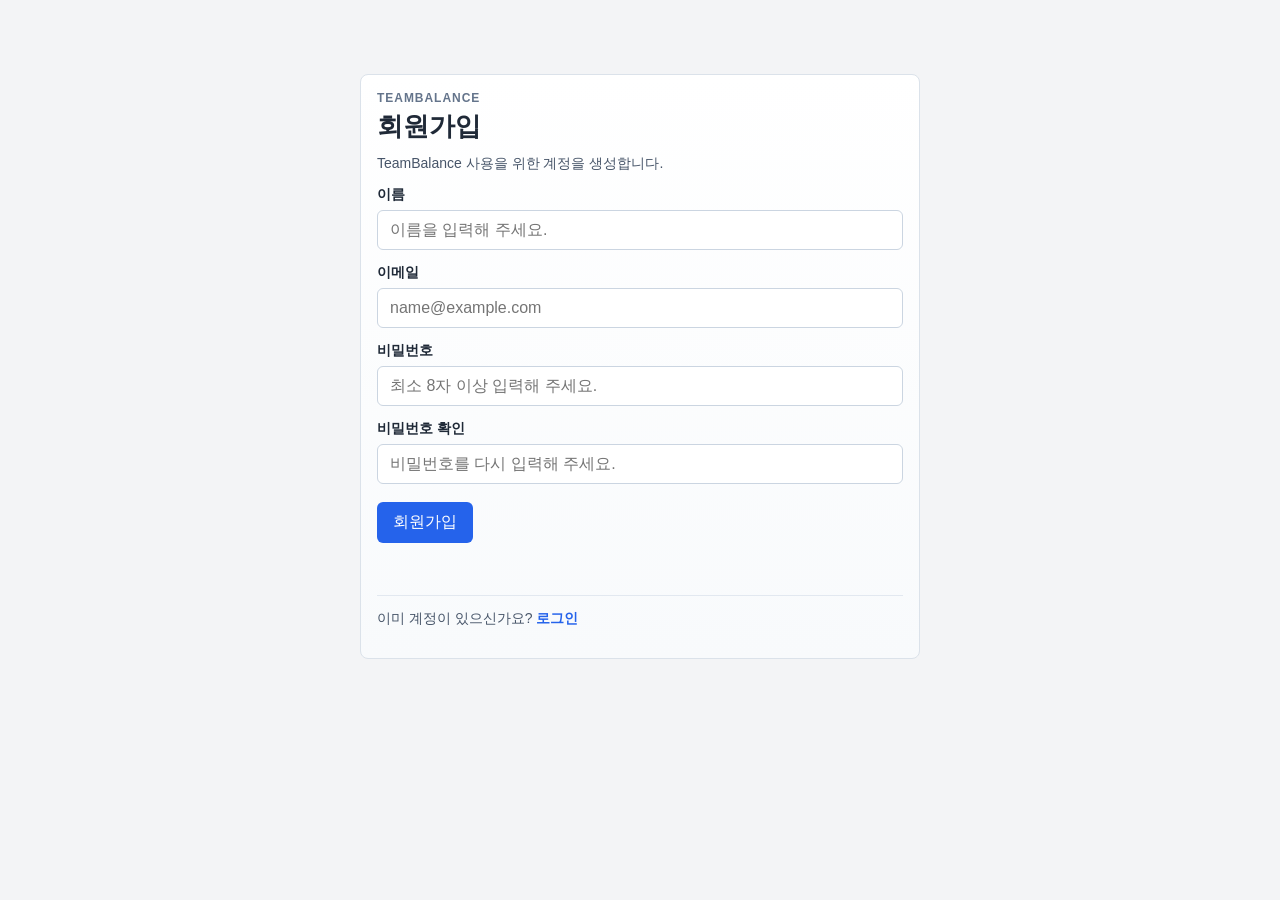
<file: frontend/signup.html>
<!DOCTYPE html>
<html lang="ko">
  <head>
    <meta charset="UTF-8" />
    <meta name="viewport" content="width=device-width, initial-scale=1.0" />
    <title>회원가입</title>
    <link rel="stylesheet" href="./styles.css" />
  </head>
  <body>
    <main class="page narrow-page">
      <section class="card context-card auth-card">
        <div class="section-head context-head">
          <div>
            <p class="eyebrow">TeamBalance</p>
            <h1>회원가입</h1>
            <p class="page-description">TeamBalance 사용을 위한 계정을 생성합니다.</p>
          </div>
        </div>
        <form id="signup-form" class="auth-form" novalidate>
          <label>
            <span>이름</span>
            <input id="signup-name" type="text" placeholder="이름을 입력해 주세요." autocomplete="name" required />
          </label>
          <label>
            <span>이메일</span>
            <input id="signup-email" type="email" placeholder="name@example.com" autocomplete="email" required />
          </label>
          <label>
            <span>비밀번호</span>
            <input id="signup-password" type="password" placeholder="최소 8자 이상 입력해 주세요." autocomplete="new-password" required />
          </label>
          <label>
            <span>비밀번호 확인</span>
            <input id="signup-password-confirm" type="password" placeholder="비밀번호를 다시 입력해 주세요." autocomplete="new-password" required />
          </label>
          <div class="actions auth-actions">
            <button id="signup-submit" type="submit">회원가입</button>
          </div>
        </form>
        <p id="signup-message" class="auth-message muted context-summary"></p>
        <p class="auth-footer">
          이미 계정이 있으신가요?
          <a id="login-link" class="context-link" href="./login.html">로그인</a>
        </p>
      </section>
    </main>

    <script src="./api.js"></script>
    <script>
      const form = document.getElementById("signup-form");
      const nameInput = document.getElementById("signup-name");
      const emailInput = document.getElementById("signup-email");
      const passwordInput = document.getElementById("signup-password");
      const confirmInput = document.getElementById("signup-password-confirm");
      const submitButton = document.getElementById("signup-submit");
      const loginLink = document.getElementById("login-link");
      const message = document.getElementById("signup-message");
      const nextPath = window.AuthApi.getSafeNextPath("projects.html");

      loginLink.href = `./login.html${nextPath ? `?next=${encodeURIComponent(nextPath)}` : ""}`;
      bootstrapExistingSession();
      form.addEventListener("submit", handleSignup);

      async function bootstrapExistingSession() {
        const session = window.AuthApi.load();
        if (!session?.access_token) {
          return;
        }

        try {
          await window.AuthApi.fetchCurrentUser();
          window.location.href = `./${nextPath}`;
        } catch (error) {
          window.AuthApi.clear();
        }
      }

      async function handleSignup(event) {
        event.preventDefault();
        const validationMessage = validateForm();
        if (validationMessage) {
          setMessage(validationMessage, "error");
          return;
        }

        submitButton.disabled = true;
        setMessage("회원가입 중입니다.", "");

        try {
          await window.AuthApi.signup({
            name: nameInput.value.trim(),
            email: emailInput.value.trim(),
            password: passwordInput.value,
          });
          setMessage("회원가입이 완료되었습니다. 로그인 페이지로 이동합니다.", "success");
          window.setTimeout(() => {
            window.location.href = `./login.html?email=${encodeURIComponent(emailInput.value.trim())}${nextPath ? `&next=${encodeURIComponent(nextPath)}` : ""}`;
          }, 600);
        } catch (error) {
          setMessage(mapSignupError(error), "error");
        } finally {
          submitButton.disabled = false;
        }
      }

      function validateForm() {
        const name = nameInput.value.trim();
        const email = emailInput.value.trim();
        const password = passwordInput.value;
        const confirmation = confirmInput.value;

        if (!name) {
          return "이름을 입력해 주세요.";
        }

        if (!/^[^\s@]+@[^\s@]+\.[^\s@]+$/.test(email)) {
          return "이메일 형식이 올바르지 않습니다.";
        }

        if (password.length < 8) {
          return "비밀번호는 최소 8자 이상이어야 합니다.";
        }

        if (password !== confirmation) {
          return "비밀번호가 일치하지 않습니다.";
        }

        return "";
      }

      function mapSignupError(error) {
        const detail = String(error?.message || "");
        if (detail.includes("email already registered")) {
          return "이미 사용 중인 이메일입니다.";
        }
        if (detail.includes("valid email")) {
          return "이메일 형식이 올바르지 않습니다.";
        }
        if (detail.includes("at least 8")) {
          return "비밀번호는 최소 8자 이상이어야 합니다.";
        }
        return "회원가입에 실패했습니다. 잠시 후 다시 시도해 주세요.";
      }

      function setMessage(text, tone) {
        message.textContent = text;
        message.className = `auth-message context-summary${tone ? ` is-${tone}` : " muted"}`;
      }
    </script>
  </body>
</html>
</file>
<file: frontend/styles.css>
* {
  box-sizing: border-box;
}

body {
  margin: 0;
  font-family: "Segoe UI", sans-serif;
  background: #f3f4f6;
  color: #1f2937;
}

.page {
  max-width: 1280px;
  margin: 0 auto;
  padding: 18px 16px 40px;
}

.narrow-page {
  max-width: 720px;
}

.card {
  background: #ffffff;
  border: 1px solid #d1d5db;
  border-radius: 8px;
  padding: 16px;
  margin-bottom: 16px;
}

.context-card {
  border-color: #dbe2ea;
  background: linear-gradient(180deg, #ffffff 0%, #f8fafc 100%);
}

.creator-card {
  padding: 14px 16px;
  border-color: #e5e7eb;
  background: #f8fafc;
}

.detail-section {
  padding-top: 16px;
  margin-top: 16px;
  border-top: 1px solid #e5e7eb;
}

.detail-section:first-child {
  padding-top: 0;
  margin-top: 0;
  border-top: 0;
}

.error-card {
  border-color: #dc2626;
}

h1,
h2,
h3 {
  margin-top: 0;
}

h1 {
  margin-bottom: 4px;
  font-size: 26px;
}

h2 {
  margin-bottom: 8px;
}

label,
.grow {
  display: block;
}

label span {
  display: block;
  margin-bottom: 6px;
  font-size: 14px;
  font-weight: 600;
}

input,
select,
textarea,
button {
  width: 100%;
  font: inherit;
}

input,
select,
textarea {
  padding: 10px 12px;
  border: 1px solid #cbd5e1;
  border-radius: 6px;
  background: #ffffff;
}

textarea {
  resize: vertical;
}

button {
  width: auto;
  padding: 10px 16px;
  border: 0;
  border-radius: 6px;
  background: #2563eb;
  color: #ffffff;
  cursor: pointer;
}

button:disabled {
  background: #94a3b8;
  cursor: not-allowed;
}

.form-grid {
  display: grid;
  grid-template-columns: repeat(2, minmax(0, 1fr));
  gap: 12px;
}

.workspace-grid {
  display: grid;
  grid-template-columns: minmax(280px, 360px) minmax(0, 1fr);
  gap: 16px;
  align-items: start;
  margin-top: 22px;
}

.task-list-card,
.detail-card {
  margin-bottom: 0;
}

.task-list-card {
  border-color: #dbe2ea;
}

.detail-card {
  border-color: #cfe0ff;
  box-shadow: 0 10px 24px rgba(15, 23, 42, 0.06);
}

.full-width {
  grid-column: 1 / -1;
}

.context-grid {
  display: grid;
  grid-template-columns: repeat(2, minmax(0, 1fr));
  gap: 12px;
}

.context-grid-single {
  grid-template-columns: minmax(0, 1fr);
}

.actions {
  display: flex;
  align-items: center;
  gap: 12px;
  margin-top: 12px;
}

.compact-actions {
  margin-top: 0;
}

.meta-list {
  display: grid;
  gap: 8px;
}

.question-box,
.comment-box {
  padding: 12px;
  border-radius: 6px;
  background: #f8fafc;
  border: 1px solid #e2e8f0;
  white-space: pre-wrap;
}

.comment-box {
  background: #fefefe;
  border-color: #dbe2ea;
}

.muted {
  color: #64748b;
}

.eyebrow {
  margin: 0 0 4px;
  font-size: 12px;
  font-weight: 700;
  letter-spacing: 0.08em;
  text-transform: uppercase;
  color: #64748b;
}

.empty-state {
  margin: 0;
  color: #64748b;
  line-height: 1.6;
}

.section-head {
  display: flex;
  justify-content: space-between;
  align-items: center;
  gap: 12px;
  margin-bottom: 12px;
}

.creator-head {
  align-items: start;
  margin-bottom: 14px;
}

.context-head {
  align-items: start;
}

.creator-copy {
  max-width: 380px;
  margin: 0;
  font-size: 13px;
  line-height: 1.5;
}

.page-description {
  max-width: 760px;
  margin: 8px 0 0;
  font-size: 14px;
  line-height: 1.6;
  color: #475569;
}

.page-tabs {
  display: inline-flex;
  gap: 8px;
  margin-bottom: 14px;
  padding: 4px;
  border: 1px solid #dbe2ea;
  border-radius: 999px;
  background: #ffffff;
}

.page-tab {
  display: inline-flex;
  align-items: center;
  justify-content: center;
  min-width: 150px;
  padding: 8px 14px;
  border-radius: 999px;
  color: #475569;
  font-size: 14px;
  font-weight: 600;
  text-decoration: none;
}

.page-tab.is-active {
  background: #2563eb;
  color: #ffffff;
}

.context-links {
  display: flex;
  align-items: center;
  gap: 10px;
}

.context-link {
  color: #2563eb;
  font-size: 14px;
  font-weight: 600;
  text-decoration: none;
}

.context-link:hover {
  text-decoration: underline;
}

.auth-card {
  max-width: 560px;
  margin: 56px auto 0;
}

.auth-form {
  display: grid;
  gap: 14px;
}

.auth-actions {
  margin-top: 4px;
}

.auth-message {
  min-height: 22px;
}

.auth-message.is-error {
  color: #b91c1c;
}

.auth-message.is-success {
  color: #15803d;
}

.auth-footer {
  margin-top: 18px;
  padding-top: 14px;
  border-top: 1px solid #e2e8f0;
  font-size: 14px;
  color: #475569;
}

.context-summary {
  margin: 12px 0 0;
  font-size: 13px;
}

.entry-tools {
  margin-top: 14px;
  padding: 14px;
  border: 1px dashed #cbd5e1;
  border-radius: 10px;
  background: #ffffff;
}

.entry-tool-grid {
  display: grid;
  grid-template-columns: minmax(0, 1fr) auto minmax(0, 1fr) auto minmax(0, 1fr) minmax(140px, 0.5fr);
  gap: 10px;
  align-items: end;
  margin-top: 12px;
}

.context-fixed-field {
  display: block;
}

.context-fixed-field span {
  display: block;
  margin-bottom: 6px;
  font-size: 14px;
  font-weight: 600;
}

.field-help {
  display: block;
  margin-top: 6px;
  font-size: 12px;
  line-height: 1.5;
  color: #64748b;
}

.section-help {
  margin: 0;
}

.fixed-value {
  margin: 0;
  padding: 10px 12px;
  border: 1px solid #cbd5e1;
  border-radius: 6px;
  background: #ffffff;
  color: #0f172a;
}

.compact-fixed-field {
  min-width: 220px;
}

.weight-field {
  align-self: start;
}

.weight-guide {
  display: grid;
  gap: 6px;
  margin-top: 10px;
  padding: 10px 12px;
  border: 1px solid #dbe2ea;
  border-radius: 8px;
  background: #ffffff;
  font-size: 12px;
  color: #475569;
}

.dashboard-table-head {
  margin-bottom: 10px;
}

.dashboard-hero-card,
.dashboard-status-card {
  border-color: #dbe2ea;
}

.dashboard-hero-card {
  padding: 14px 16px;
}

.dashboard-hero-head {
  margin-bottom: 10px;
}

.dashboard-compact-description {
  margin-top: 4px;
  font-size: 13px;
  line-height: 1.45;
}

.dashboard-context-strip {
  display: grid;
  grid-template-columns: minmax(220px, 1.2fr) repeat(2, minmax(0, 1fr));
  gap: 10px;
  align-items: end;
}

.dashboard-compact-picker span,
.dashboard-summary-card-label {
  display: block;
  margin-bottom: 4px;
  font-size: 12px;
  font-weight: 700;
  color: #64748b;
}

.dashboard-compact-picker select {
  min-height: 40px;
  padding: 8px 10px;
}

.dashboard-summary-card {
  min-height: 72px;
  padding: 10px 12px;
  border: 1px solid #dbe2ea;
  border-radius: 10px;
  background: linear-gradient(180deg, #ffffff 0%, #f8fbff 100%);
  box-shadow: 0 4px 14px rgba(15, 23, 42, 0.04);
}

.dashboard-summary-card strong {
  display: block;
  font-size: 15px;
  line-height: 1.35;
  color: #0f172a;
  word-break: break-word;
}

.dashboard-summary-card small {
  display: block;
  margin-top: 5px;
  font-size: 11px;
  line-height: 1.4;
  color: #64748b;
}

.dashboard-summary-strip {
  margin-bottom: 16px;
}

.dashboard-stat-grid {
  display: grid !important;
  grid-template-columns: repeat(2, minmax(0, 1fr));
  gap: 10px;
}

.dashboard-stat-tile {
  min-height: 96px;
  padding: 12px 14px;
  border: 1px solid #dbeafe;
  border-radius: 10px;
  background: linear-gradient(180deg, #ffffff 0%, #f8fbff 100%);
  box-shadow: 0 4px 14px rgba(37, 99, 235, 0.05);
}

.dashboard-stat-label {
  display: block;
  margin: 0 0 6px;
  font-size: 12px;
  font-weight: 700;
  color: #64748b;
}

.dashboard-stat-value {
  display: block;
  font-size: 20px;
  line-height: 1.2;
  color: #0f172a;
}

.dashboard-stat-meta {
  display: block;
  margin-top: 6px;
  font-size: 11px;
  line-height: 1.4;
  color: #64748b;
}

.dashboard-results-stack {
  display: grid;
  gap: 16px;
}

.dashboard-results-grid {
  display: grid;
  grid-template-columns: minmax(0, 1.4fr) minmax(320px, 0.9fr);
  gap: 16px;
  align-items: start;
}

.dashboard-chart-layout {
  display: grid;
  grid-template-columns: minmax(260px, 0.45fr) minmax(320px, 0.55fr);
  gap: 20px;
  align-items: center;
}

.dashboard-chart-panel {
  display: grid;
  gap: 10px;
  justify-items: center;
  min-height: 320px;
}

.dashboard-donut-shell {
  position: relative;
  width: 240px;
  height: 240px;
}

.dashboard-donut-svg {
  display: block;
  width: 240px;
  height: 240px;
}

.dashboard-donut-center {
  display: flex;
  flex-direction: column;
  align-items: center;
  justify-content: center;
  width: 124px;
  height: 76px;
  margin: 0 auto;
  text-align: center;
  color: #0f172a;
  background: transparent;
}

.dashboard-donut-center strong {
  font-size: 20px;
  line-height: 1.2;
  color: #0f172a;
}

.dashboard-donut-center span {
  margin-top: 4px;
  font-size: 12px;
  line-height: 1.4;
  color: #64748b;
}

.dashboard-donut-empty {
  display: grid;
  place-items: center;
  width: 240px;
  height: 240px;
  border-radius: 999px;
  border: 1px dashed #cbd5e1;
  background: #f8fafc;
}

.dashboard-donut-empty-state {
  padding: 20px;
  text-align: center;
  font-size: 13px;
  line-height: 1.5;
  color: #64748b;
}

.dashboard-rank-list {
  display: grid;
  gap: 8px;
}

.dashboard-rank-toggle {
  margin-top: 10px;
  padding: 8px 12px;
  border: 1px solid #cbd5e1;
  border-radius: 999px;
  background: #ffffff;
  color: #334155;
  font-size: 13px;
  font-weight: 600;
}

.dashboard-rank-toggle:hover:not(:disabled) {
  background: #f8fafc;
}

.dashboard-rank-item {
  display: grid;
  grid-template-columns: 10px minmax(0, 1fr);
  gap: 10px;
  align-items: center;
  padding: 10px 12px;
  border: 1px solid #e2e8f0;
  border-radius: 10px;
  background: #ffffff;
}

.dashboard-rank-color {
  display: inline-block;
  width: 10px;
  height: 10px;
  border-radius: 999px;
}

.dashboard-rank-copy strong,
.dashboard-rank-copy span {
  display: block;
}

.dashboard-rank-copy strong {
  font-size: 14px;
  color: #0f172a;
}

.dashboard-rank-copy span {
  margin-top: 3px;
  font-size: 12px;
  color: #64748b;
}

#dashboard-message,
#create-message {
  line-height: 1.5;
}

.task-list {
  display: grid;
  gap: 10px;
}

.list-toggle-button {
  margin-top: 10px;
  padding: 8px 12px;
  border: 1px solid #cbd5e1;
  border-radius: 999px;
  background: #ffffff;
  color: #334155;
  font-size: 13px;
  font-weight: 600;
}

.list-toggle-button:hover:not(:disabled) {
  background: #f8fafc;
}

.task-list-item {
  display: block;
  padding: 14px;
  border: 1px solid #dbe2ea;
  border-radius: 8px;
  background: #f8fafc;
  color: #1f2937;
  text-align: left;
}

.task-list-item.selected {
  border-color: #2563eb;
  background: #eff6ff;
  box-shadow: inset 0 0 0 1px #2563eb;
}

.task-list-item:hover {
  border-color: #93c5fd;
  background: #f8fbff;
}

.task-list-top {
  display: flex;
  justify-content: space-between;
  align-items: flex-start;
  gap: 8px;
  margin-bottom: 8px;
}

.task-list-meta,
.task-list-note {
  display: block;
  font-size: 13px;
  color: #475569;
}

.task-list-note {
  margin-top: 8px;
  color: #64748b;
}

.task-list-action {
  display: inline-flex;
  align-items: center;
  margin-top: 8px;
  padding: 5px 8px;
  border-radius: 999px;
  background: #e2e8f0;
  color: #334155;
  font-size: 12px;
  font-weight: 700;
}

.status-badge {
  display: inline-flex;
  align-items: center;
  padding: 4px 8px;
  border-radius: 999px;
  font-size: 12px;
  font-weight: 700;
  white-space: nowrap;
}

.status-todo {
  background: #e0f2fe;
  color: #075985;
}

.status-generating_q,
.status-scoring {
  background: #fef3c7;
  color: #92400e;
}

.status-awaiting_a {
  background: #dcfce7;
  color: #166534;
}

.status-done {
  background: #dbeafe;
  color: #1d4ed8;
}

.status-failed {
  background: #fee2e2;
  color: #b91c1c;
}

.detail-hero {
  padding: 18px;
  border: 1px solid #dbe2ea;
  border-radius: 10px;
  background: linear-gradient(180deg, #ffffff 0%, #f8fafc 100%);
}

#submit-section,
#question-section,
#result-section,
#error-section,
#loading-section {
  padding: 18px;
  border-radius: 10px;
  background: #fcfdff;
}

#submit-section {
  border-color: #dbeafe;
  background: #f8fbff;
}

#question-section {
  border-color: #dcfce7;
  background: #f8fff9;
}

#result-section {
  border-color: #e2e8f0;
  background: #ffffff;
}

.detail-hero-top {
  display: flex;
  justify-content: space-between;
  align-items: flex-start;
  gap: 16px;
  margin-bottom: 16px;
}

.detail-status-line {
  display: flex;
  flex-wrap: wrap;
  align-items: center;
  gap: 10px;
  margin-top: 2px;
}

.detail-status-line strong {
  font-size: 24px;
  line-height: 1.2;
}

.detail-status-meta {
  margin: 8px 0 0;
  font-size: 13px;
  color: #64748b;
}

.detail-action-hint {
  min-width: 180px;
  margin: 0;
  padding: 10px 12px;
  border-radius: 8px;
  background: #eff6ff;
  color: #1d4ed8;
  font-size: 14px;
  font-weight: 700;
}

table {
  width: 100%;
  border-collapse: collapse;
  overflow: hidden;
  border-radius: 10px;
  background: #ffffff;
}

th,
td {
  padding: 10px 12px;
  border: 1px solid #d1d5db;
  text-align: left;
}

th {
  background: #f8fafc;
  color: #334155;
  font-size: 13px;
}

tbody tr:nth-child(even) {
  background: #fbfdff;
}

.empty-cell {
  text-align: center;
  color: #64748b;
}

@media (max-width: 900px) {
  .workspace-grid {
    grid-template-columns: 1fr;
  }

  .dashboard-stat-grid,
  .dashboard-chart-layout,
  .dashboard-context-strip {
    grid-template-columns: 1fr;
  }
}

@media (max-width: 720px) {
  .form-grid {
    grid-template-columns: 1fr;
  }

  .context-grid {
    grid-template-columns: 1fr;
  }

  .entry-tool-grid {
    grid-template-columns: 1fr;
  }

  .actions {
    flex-direction: column;
    align-items: stretch;
  }

  .section-head,
  .task-list-top,
  .detail-hero-top {
    flex-direction: column;
    align-items: stretch;
  }

  .page-tabs {
    display: grid;
    grid-template-columns: 1fr;
    border-radius: 14px;
  }

  .page-tab {
    min-width: 0;
  }

  button {
    width: 100%;
  }
}
</file>
